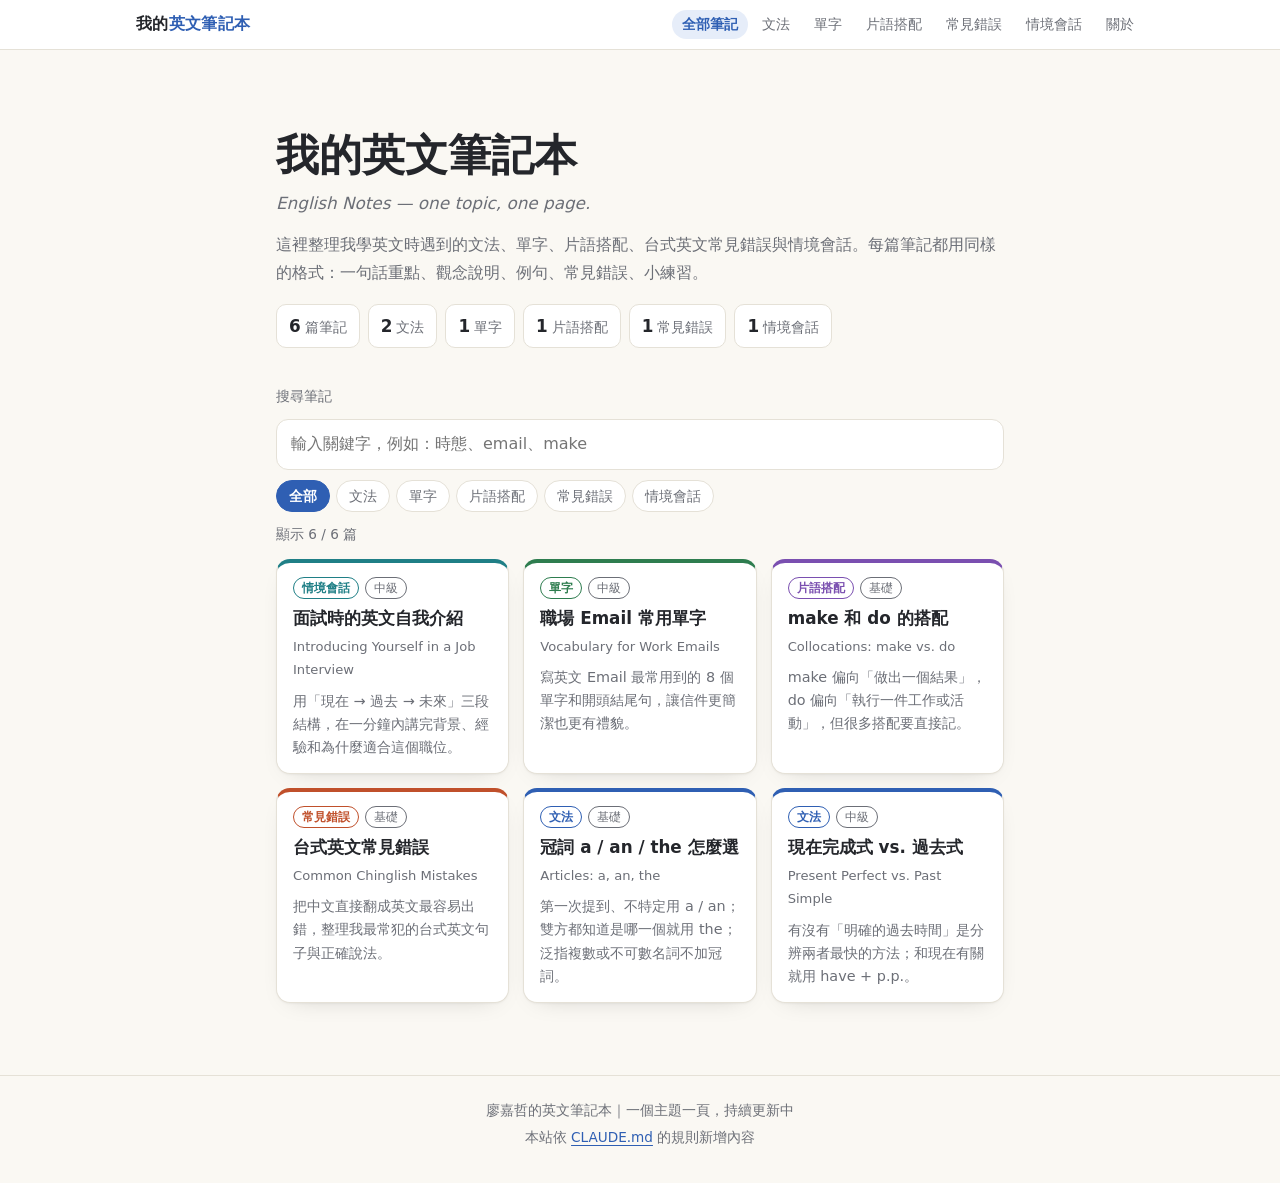
<file: index.html>
<!doctype html>
<html lang="zh-Hant">
<head>
  <meta charset="utf-8">
  <meta name="viewport" content="width=device-width, initial-scale=1">
  <title>英文筆記本</title>
  <meta name="description" content="整理文法、單字、片語搭配、台式英文常見錯誤與情境會話的英文筆記網站，一個主題一頁，依 CLAUDE.md 規則持續新增。">
  <link rel="stylesheet" href="assets/style.css">
</head>
<body data-page="home" data-root="">
  <header id="site-header"></header>

  <main>
    <section class="home-hero">
      <h1>我的英文筆記本</h1>
      <p class="en-title" lang="en">English Notes — one topic, one page.</p>
      <p>這裡整理我學英文時遇到的文法、單字、片語搭配、台式英文常見錯誤與情境會話。每篇筆記都用同樣的格式：一句話重點、觀念說明、例句、常見錯誤、小練習。</p>
      <ul class="stats" id="stats"></ul>
    </section>

    <div class="toolbar">
      <label for="search" class="result-count">搜尋筆記</label>
      <input id="search" class="search" type="search" placeholder="輸入關鍵字，例如：時態、email、make" autocomplete="off">
      <div class="filters" id="filters" role="group" aria-label="依分類篩選"></div>
      <p class="result-count" id="result-count" aria-live="polite"></p>
    </div>

    <div class="card-grid" id="note-cards">
      <noscript><p class="empty">請開啟 JavaScript 以顯示筆記列表。</p></noscript>
    </div>
  </main>

  <footer id="site-footer"></footer>
  <script src="data/notes.js"></script>
  <script src="assets/site.js"></script>
</body>
</html>
</file>
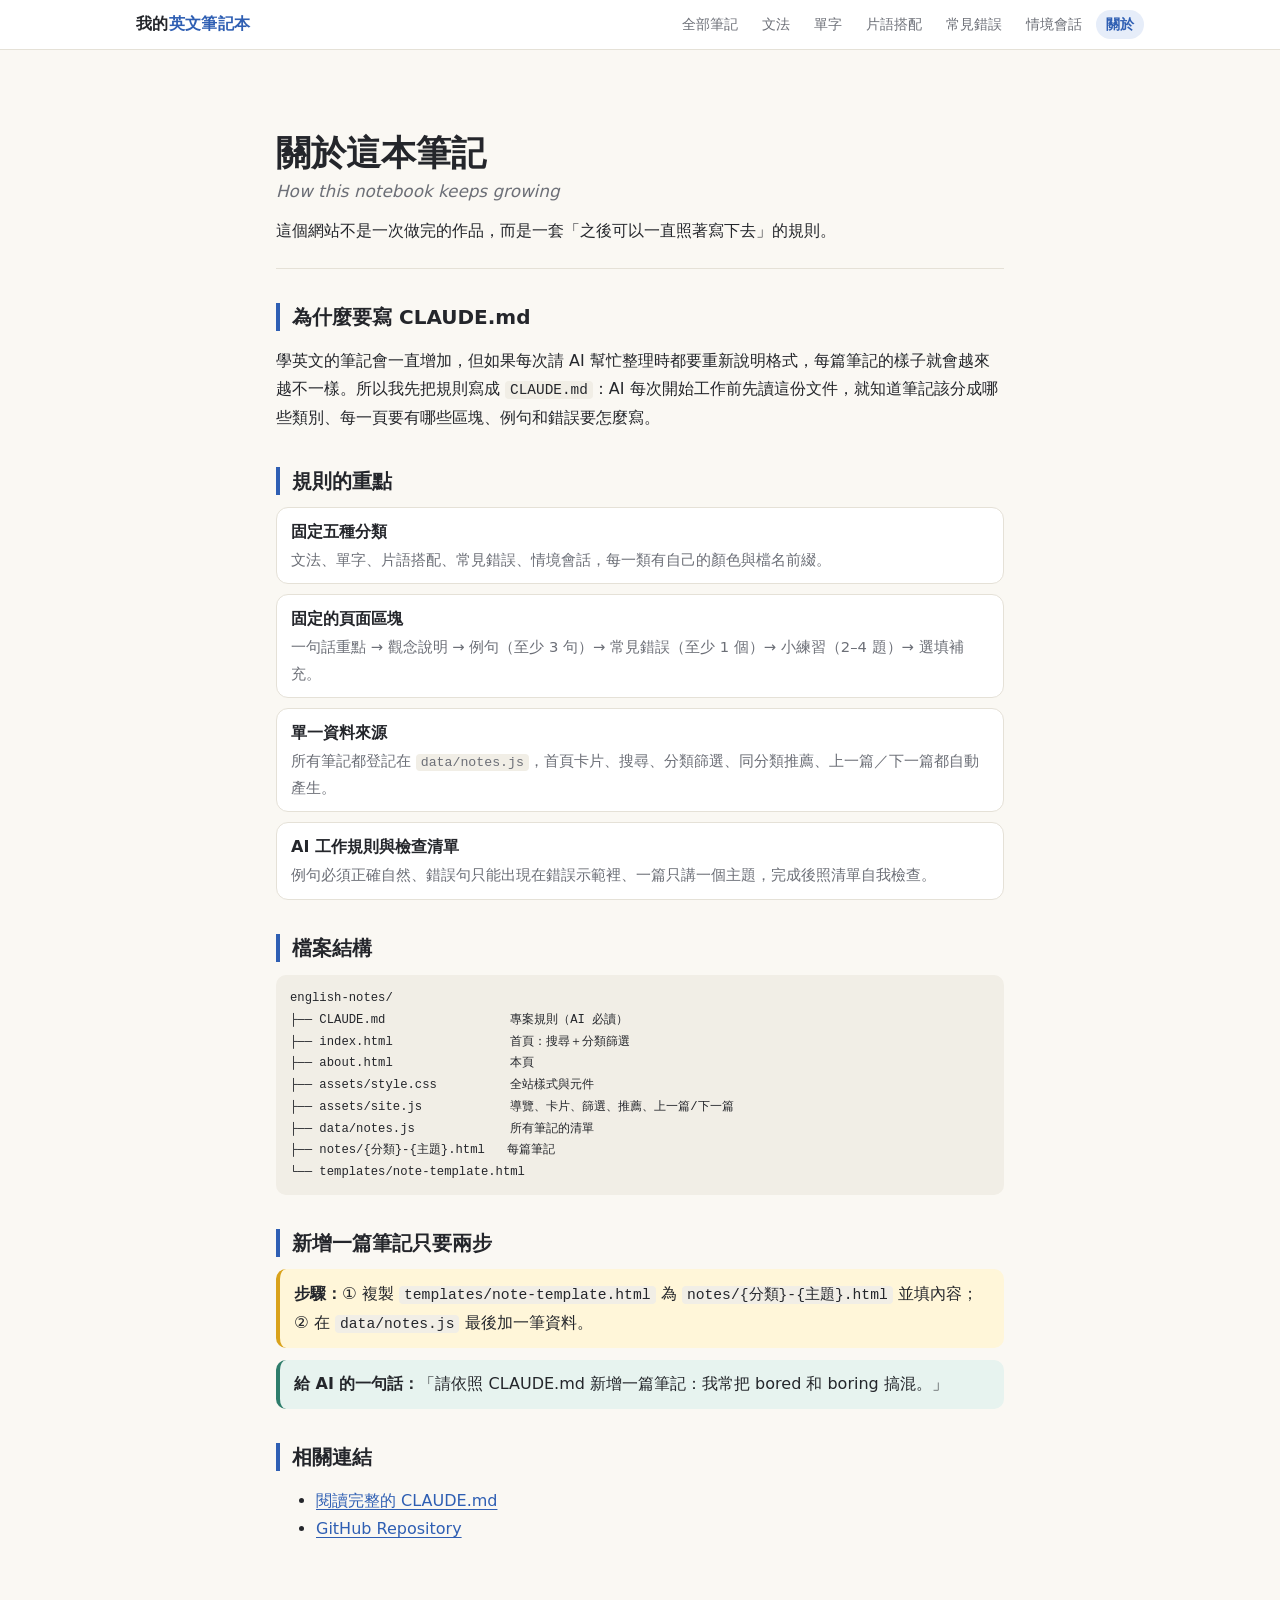
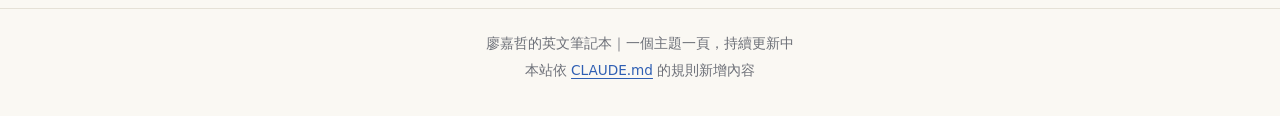
<file: about.html>
<!doctype html>
<html lang="zh-Hant">
<head>
  <meta charset="utf-8">
  <meta name="viewport" content="width=device-width, initial-scale=1">
  <title>關於本站｜英文筆記本</title>
  <meta name="description" content="說明這個英文筆記網站如何用 CLAUDE.md 規則，讓 AI 依同一套格式持續新增筆記。">
  <link rel="stylesheet" href="assets/style.css">
</head>
<body data-page="about" data-root="">
  <header id="site-header"></header>

  <main>
    <section class="note-hero">
      <h1>關於這本筆記</h1>
      <p class="en-title" lang="en">How this notebook keeps growing</p>
      <p class="summary">這個網站不是一次做完的作品，而是一套「之後可以一直照著寫下去」的規則。</p>
    </section>

    <section id="why">
      <h2>為什麼要寫 CLAUDE.md</h2>
      <p>學英文的筆記會一直增加，但如果每次請 AI 幫忙整理時都要重新說明格式，每篇筆記的樣子就會越來越不一樣。所以我先把規則寫成 <code>CLAUDE.md</code>：AI 每次開始工作前先讀這份文件，就知道筆記該分成哪些類別、每一頁要有哪些區塊、例句和錯誤要怎麼寫。</p>
    </section>

    <section id="rules">
      <h2>規則的重點</h2>
      <div class="example">
        <p><strong>固定五種分類</strong></p>
        <p class="zh">文法、單字、片語搭配、常見錯誤、情境會話，每一類有自己的顏色與檔名前綴。</p>
      </div>
      <div class="example">
        <p><strong>固定的頁面區塊</strong></p>
        <p class="zh">一句話重點 → 觀念說明 → 例句（至少 3 句）→ 常見錯誤（至少 1 個）→ 小練習（2–4 題）→ 選填補充。</p>
      </div>
      <div class="example">
        <p><strong>單一資料來源</strong></p>
        <p class="zh">所有筆記都登記在 <code>data/notes.js</code>，首頁卡片、搜尋、分類篩選、同分類推薦、上一篇／下一篇都自動產生。</p>
      </div>
      <div class="example">
        <p><strong>AI 工作規則與檢查清單</strong></p>
        <p class="zh">例句必須正確自然、錯誤句只能出現在錯誤示範裡、一篇只講一個主題，完成後照清單自我檢查。</p>
      </div>
    </section>

    <section id="structure">
      <h2>檔案結構</h2>
<pre><code>english-notes/
├── CLAUDE.md                 專案規則（AI 必讀）
├── index.html                首頁：搜尋＋分類篩選
├── about.html                本頁
├── assets/style.css          全站樣式與元件
├── assets/site.js            導覽、卡片、篩選、推薦、上一篇/下一篇
├── data/notes.js             所有筆記的清單
├── notes/{分類}-{主題}.html   每篇筆記
└── templates/note-template.html</code></pre>
    </section>

    <section id="add">
      <h2>新增一篇筆記只要兩步</h2>
      <div class="callout key"><strong>步驟：</strong>① 複製 <code>templates/note-template.html</code> 為 <code>notes/{分類}-{主題}.html</code> 並填內容；② 在 <code>data/notes.js</code> 最後加一筆資料。</div>
      <div class="callout tip"><strong>給 AI 的一句話：</strong>「請依照 CLAUDE.md 新增一篇筆記：我常把 bored 和 boring 搞混。」</div>
    </section>

    <section id="links">
      <h2>相關連結</h2>
      <ul>
        <li><a href="https://github.com/p16141134-beep/english-notes/blob/main/CLAUDE.md">閱讀完整的 CLAUDE.md</a></li>
        <li><a href="https://github.com/p16141134-beep/english-notes">GitHub Repository</a></li>
      </ul>
    </section>
  </main>

  <footer id="site-footer"></footer>
  <script src="data/notes.js"></script>
  <script src="assets/site.js"></script>
</body>
</html>
</file>
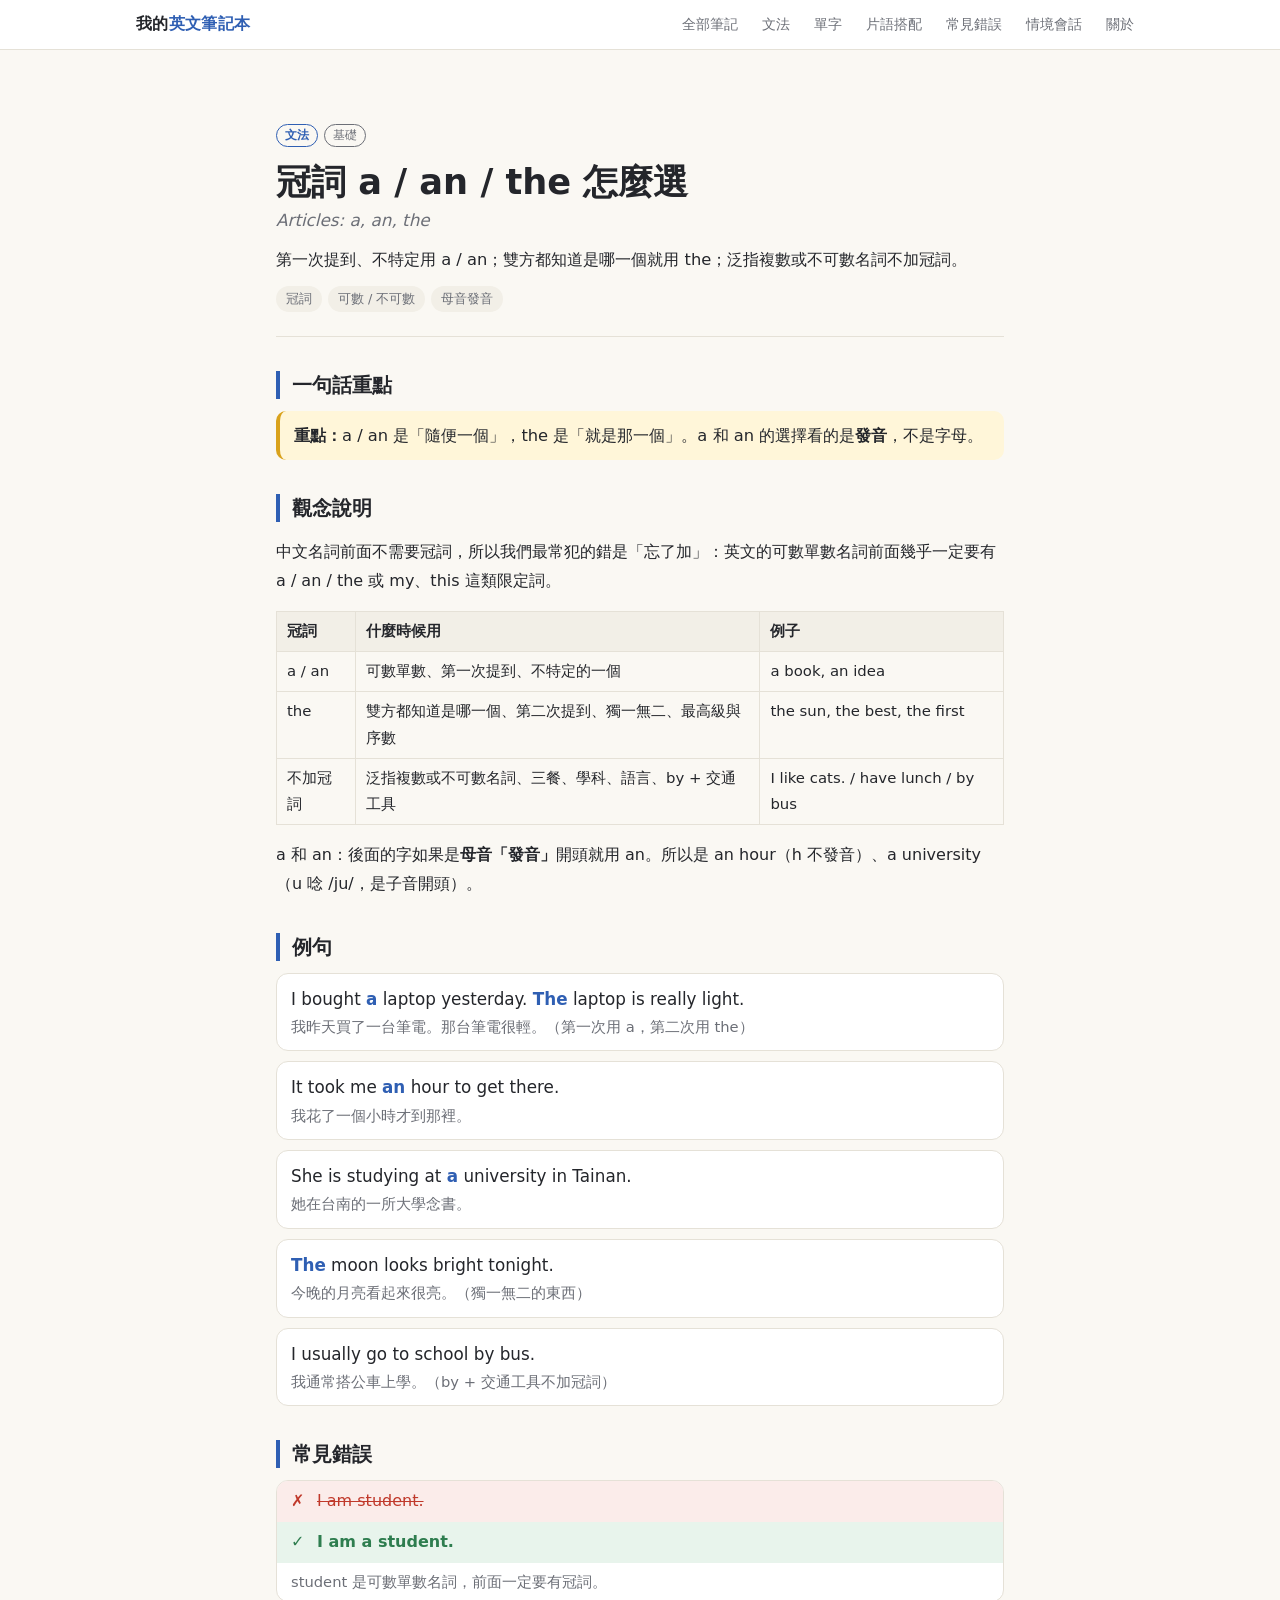
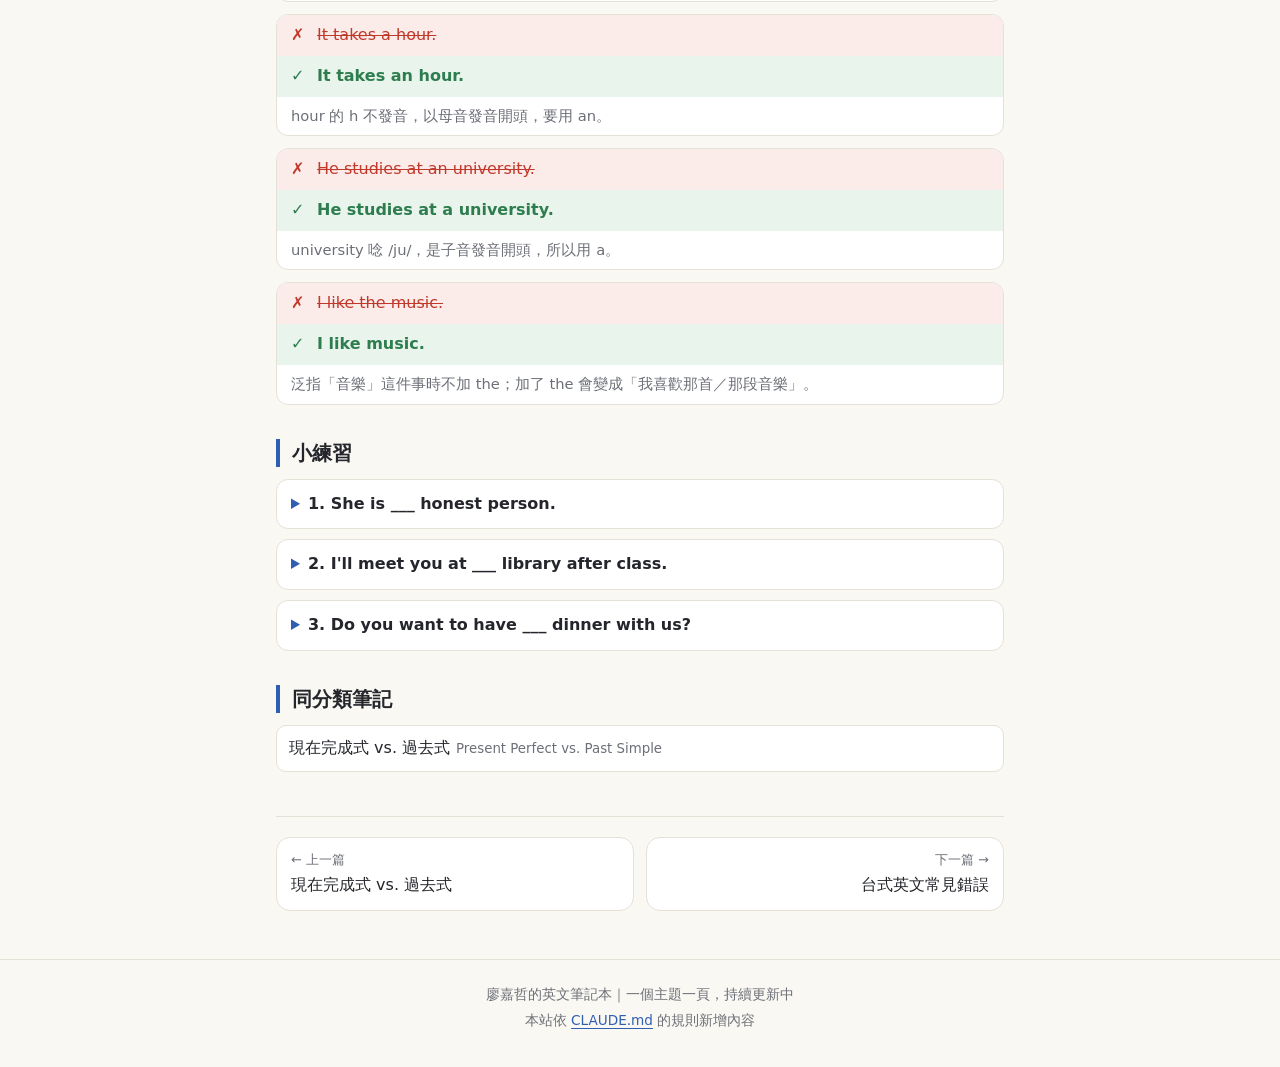
<file: notes/grammar-articles.html>
<!doctype html>
<html lang="zh-Hant">
<head>
  <meta charset="utf-8">
  <meta name="viewport" content="width=device-width, initial-scale=1">
  <title>冠詞 a / an / the 怎麼選｜英文筆記本</title>
  <meta name="description" content="第一次提到、不特定用 a / an；雙方都知道是哪一個就用 the；泛指複數或不可數名詞不加冠詞。">
  <link rel="stylesheet" href="../assets/style.css">
</head>
<body data-note="grammar-articles" data-root="../">
  <header id="site-header"></header>

  <main>
    <section class="note-hero">
      <span id="note-badges"></span>
      <h1>冠詞 a / an / the 怎麼選</h1>
      <p class="en-title" lang="en">Articles: a, an, the</p>
      <p class="summary">第一次提到、不特定用 a / an；雙方都知道是哪一個就用 the；泛指複數或不可數名詞不加冠詞。</p>
      <ul class="tags"><li>冠詞</li><li>可數 / 不可數</li><li>母音發音</li></ul>
    </section>

    <section id="point">
      <h2>一句話重點</h2>
      <div class="callout key"><strong>重點：</strong>a / an 是「隨便一個」，the 是「就是那一個」。a 和 an 的選擇看的是<strong>發音</strong>，不是字母。</div>
    </section>

    <section id="explain">
      <h2>觀念說明</h2>
      <p>中文名詞前面不需要冠詞，所以我們最常犯的錯是「忘了加」：英文的可數單數名詞前面幾乎一定要有 a / an / the 或 my、this 這類限定詞。</p>
      <table class="simple-table">
        <thead><tr><th>冠詞</th><th>什麼時候用</th><th>例子</th></tr></thead>
        <tbody>
          <tr><td lang="en">a / an</td><td>可數單數、第一次提到、不特定的一個</td><td lang="en">a book, an idea</td></tr>
          <tr><td lang="en">the</td><td>雙方都知道是哪一個、第二次提到、獨一無二、最高級與序數</td><td lang="en">the sun, the best, the first</td></tr>
          <tr><td>不加冠詞</td><td>泛指複數或不可數名詞、三餐、學科、語言、by + 交通工具</td><td lang="en">I like cats. / have lunch / by bus</td></tr>
        </tbody>
      </table>
      <p>a 和 an：後面的字如果是<strong>母音「發音」</strong>開頭就用 an。所以是 <span lang="en">an hour</span>（h 不發音）、<span lang="en">a university</span>（u 唸 /ju/，是子音開頭）。</p>
    </section>

    <section id="examples">
      <h2>例句</h2>
      <div class="example">
        <p class="en" lang="en">I bought <b>a</b> laptop yesterday. <b>The</b> laptop is really light.</p>
        <p class="zh">我昨天買了一台筆電。那台筆電很輕。（第一次用 a，第二次用 the）</p>
      </div>
      <div class="example">
        <p class="en" lang="en">It took me <b>an</b> hour to get there.</p>
        <p class="zh">我花了一個小時才到那裡。</p>
      </div>
      <div class="example">
        <p class="en" lang="en">She is studying at <b>a</b> university in Tainan.</p>
        <p class="zh">她在台南的一所大學念書。</p>
      </div>
      <div class="example">
        <p class="en" lang="en"><b>The</b> moon looks bright tonight.</p>
        <p class="zh">今晚的月亮看起來很亮。（獨一無二的東西）</p>
      </div>
      <div class="example">
        <p class="en" lang="en">I usually go to school by bus.</p>
        <p class="zh">我通常搭公車上學。（by + 交通工具不加冠詞）</p>
      </div>
    </section>

    <section id="mistakes">
      <h2>常見錯誤</h2>
      <div class="mistake">
        <p class="wrong" lang="en">I am student.</p>
        <p class="right" lang="en">I am a student.</p>
        <p class="why">student 是可數單數名詞，前面一定要有冠詞。</p>
      </div>
      <div class="mistake">
        <p class="wrong" lang="en">It takes a hour.</p>
        <p class="right" lang="en">It takes an hour.</p>
        <p class="why">hour 的 h 不發音，以母音發音開頭，要用 an。</p>
      </div>
      <div class="mistake">
        <p class="wrong" lang="en">He studies at an university.</p>
        <p class="right" lang="en">He studies at a university.</p>
        <p class="why">university 唸 /ju/，是子音發音開頭，所以用 a。</p>
      </div>
      <div class="mistake">
        <p class="wrong" lang="en">I like the music.</p>
        <p class="right" lang="en">I like music.</p>
        <p class="why">泛指「音樂」這件事時不加 the；加了 the 會變成「我喜歡那首／那段音樂」。</p>
      </div>
    </section>

    <section id="practice">
      <h2>小練習</h2>
      <details class="quiz">
        <summary lang="en">1. She is ___ honest person.</summary>
        <p class="answer"><b lang="en">an</b>：honest 的 h 不發音，以母音發音開頭。</p>
      </details>
      <details class="quiz">
        <summary lang="en">2. I'll meet you at ___ library after class.</summary>
        <p class="answer"><b lang="en">the</b>：說話雙方都知道是哪一間圖書館。</p>
      </details>
      <details class="quiz">
        <summary lang="en">3. Do you want to have ___ dinner with us?</summary>
        <p class="answer"><b lang="en">（不加）</b>：三餐前面通常不加冠詞。</p>
      </details>
    </section>

    <section id="related"></section>
    <nav id="pager" aria-label="上一篇與下一篇"></nav>
  </main>

  <footer id="site-footer"></footer>
  <script src="../data/notes.js"></script>
  <script src="../assets/site.js"></script>
</body>
</html>
</file>
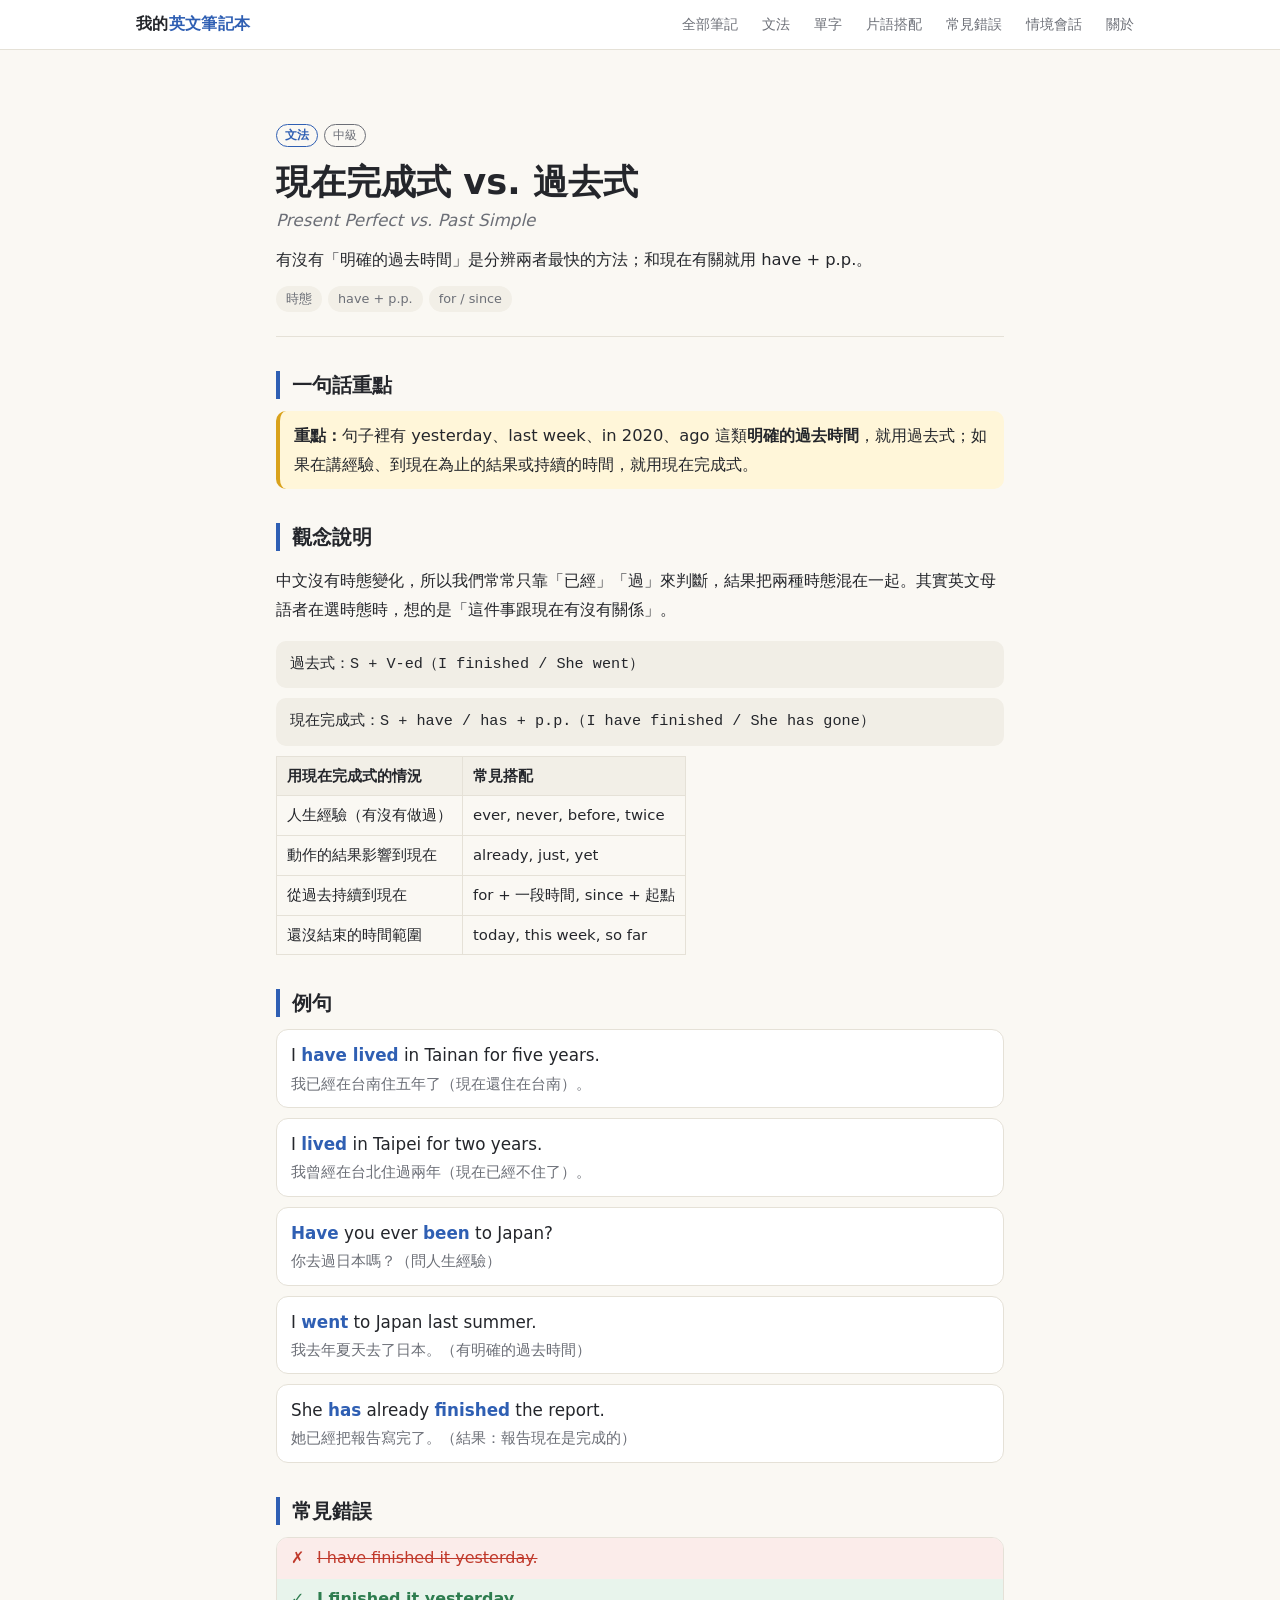
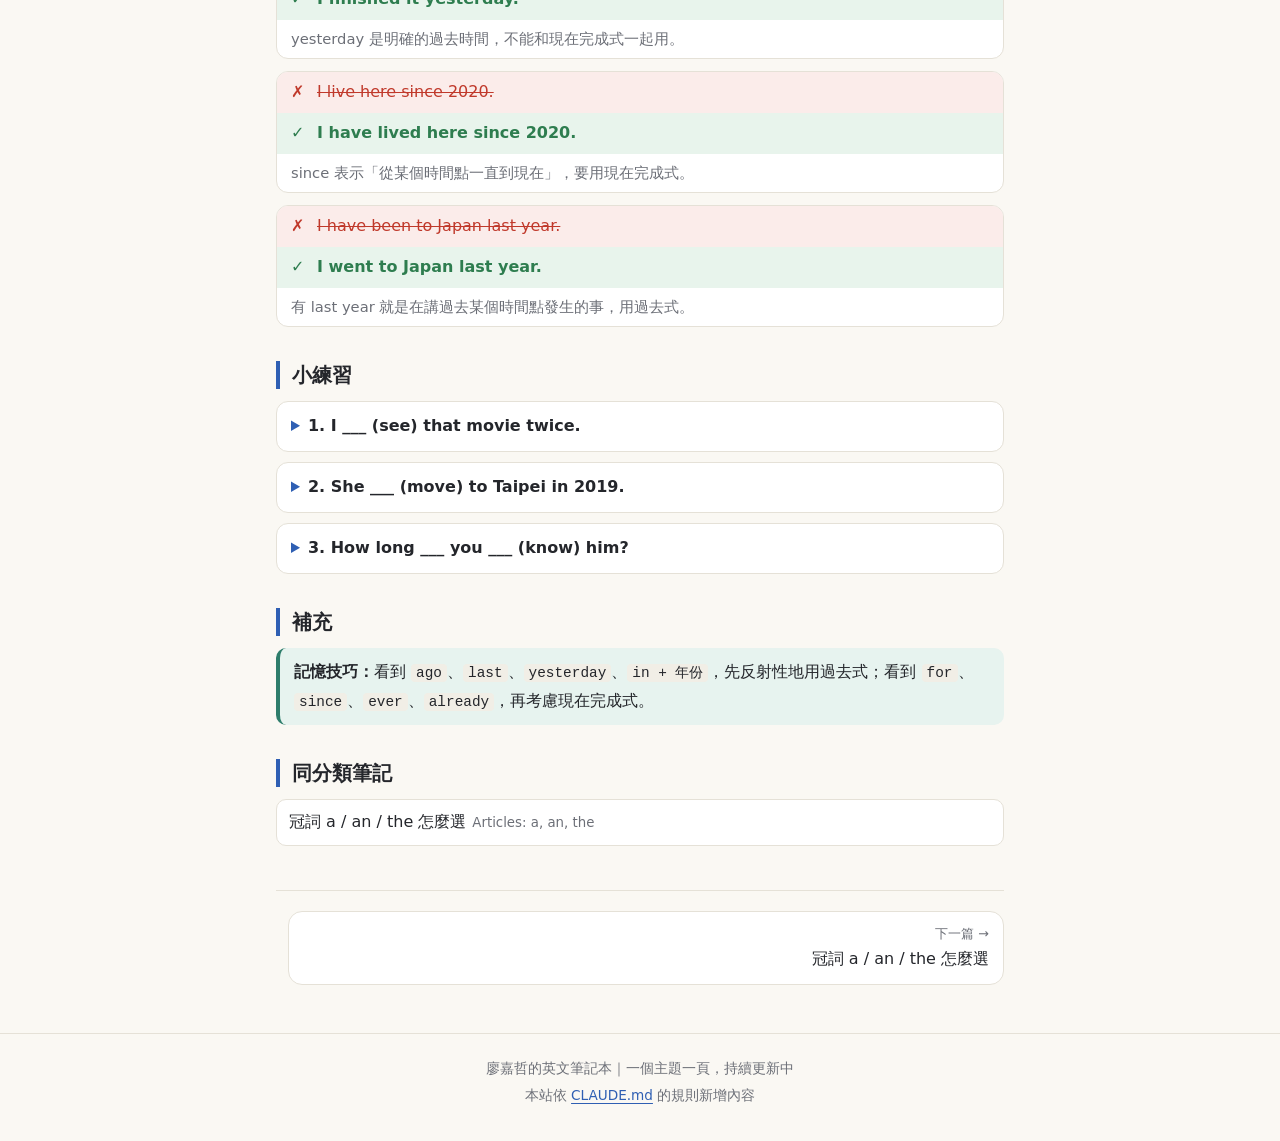
<file: notes/grammar-present-perfect.html>
<!doctype html>
<html lang="zh-Hant">
<head>
  <meta charset="utf-8">
  <meta name="viewport" content="width=device-width, initial-scale=1">
  <title>現在完成式 vs. 過去式｜英文筆記本</title>
  <meta name="description" content="有沒有「明確的過去時間」是分辨兩者最快的方法；和現在有關就用 have + p.p.。">
  <link rel="stylesheet" href="../assets/style.css">
</head>
<body data-note="grammar-present-perfect" data-root="../">
  <header id="site-header"></header>

  <main>
    <section class="note-hero">
      <span id="note-badges"></span>
      <h1>現在完成式 vs. 過去式</h1>
      <p class="en-title" lang="en">Present Perfect vs. Past Simple</p>
      <p class="summary">有沒有「明確的過去時間」是分辨兩者最快的方法；和現在有關就用 have + p.p.。</p>
      <ul class="tags"><li>時態</li><li>have + p.p.</li><li>for / since</li></ul>
    </section>

    <section id="point">
      <h2>一句話重點</h2>
      <div class="callout key"><strong>重點：</strong>句子裡有 yesterday、last week、in 2020、ago 這類<strong>明確的過去時間</strong>，就用過去式；如果在講經驗、到現在為止的結果或持續的時間，就用現在完成式。</div>
    </section>

    <section id="explain">
      <h2>觀念說明</h2>
      <p>中文沒有時態變化，所以我們常常只靠「已經」「過」來判斷，結果把兩種時態混在一起。其實英文母語者在選時態時，想的是「這件事跟現在有沒有關係」。</p>
      <p class="pattern" lang="en">過去式：S + V-ed（I finished / She went）</p>
      <p class="pattern" lang="en">現在完成式：S + have / has + p.p.（I have finished / She has gone）</p>
      <table class="simple-table">
        <thead><tr><th>用現在完成式的情況</th><th>常見搭配</th></tr></thead>
        <tbody>
          <tr><td>人生經驗（有沒有做過）</td><td lang="en">ever, never, before, twice</td></tr>
          <tr><td>動作的結果影響到現在</td><td lang="en">already, just, yet</td></tr>
          <tr><td>從過去持續到現在</td><td lang="en">for + 一段時間, since + 起點</td></tr>
          <tr><td>還沒結束的時間範圍</td><td lang="en">today, this week, so far</td></tr>
        </tbody>
      </table>
    </section>

    <section id="examples">
      <h2>例句</h2>
      <div class="example">
        <p class="en" lang="en">I <b>have lived</b> in Tainan for five years.</p>
        <p class="zh">我已經在台南住五年了（現在還住在台南）。</p>
      </div>
      <div class="example">
        <p class="en" lang="en">I <b>lived</b> in Taipei for two years.</p>
        <p class="zh">我曾經在台北住過兩年（現在已經不住了）。</p>
      </div>
      <div class="example">
        <p class="en" lang="en"><b>Have</b> you ever <b>been</b> to Japan?</p>
        <p class="zh">你去過日本嗎？（問人生經驗）</p>
      </div>
      <div class="example">
        <p class="en" lang="en">I <b>went</b> to Japan last summer.</p>
        <p class="zh">我去年夏天去了日本。（有明確的過去時間）</p>
      </div>
      <div class="example">
        <p class="en" lang="en">She <b>has</b> already <b>finished</b> the report.</p>
        <p class="zh">她已經把報告寫完了。（結果：報告現在是完成的）</p>
      </div>
    </section>

    <section id="mistakes">
      <h2>常見錯誤</h2>
      <div class="mistake">
        <p class="wrong" lang="en">I have finished it yesterday.</p>
        <p class="right" lang="en">I finished it yesterday.</p>
        <p class="why">yesterday 是明確的過去時間，不能和現在完成式一起用。</p>
      </div>
      <div class="mistake">
        <p class="wrong" lang="en">I live here since 2020.</p>
        <p class="right" lang="en">I have lived here since 2020.</p>
        <p class="why">since 表示「從某個時間點一直到現在」，要用現在完成式。</p>
      </div>
      <div class="mistake">
        <p class="wrong" lang="en">I have been to Japan last year.</p>
        <p class="right" lang="en">I went to Japan last year.</p>
        <p class="why">有 last year 就是在講過去某個時間點發生的事，用過去式。</p>
      </div>
    </section>

    <section id="practice">
      <h2>小練習</h2>
      <details class="quiz">
        <summary lang="en">1. I ___ (see) that movie twice.</summary>
        <p class="answer"><b lang="en">have seen</b>：講到目前為止的經驗次數，用現在完成式。</p>
      </details>
      <details class="quiz">
        <summary lang="en">2. She ___ (move) to Taipei in 2019.</summary>
        <p class="answer"><b lang="en">moved</b>：in 2019 是明確的過去時間，用過去式。</p>
      </details>
      <details class="quiz">
        <summary lang="en">3. How long ___ you ___ (know) him?</summary>
        <p class="answer"><b lang="en">have / known</b>：問「從認識到現在多久了」，用 How long have you + p.p.。</p>
      </details>
    </section>

    <section id="extra">
      <h2>補充</h2>
      <div class="callout tip"><strong>記憶技巧：</strong>看到 <code>ago</code>、<code>last</code>、<code>yesterday</code>、<code>in + 年份</code>，先反射性地用過去式；看到 <code>for</code>、<code>since</code>、<code>ever</code>、<code>already</code>，再考慮現在完成式。</div>
    </section>

    <section id="related"></section>
    <nav id="pager" aria-label="上一篇與下一篇"></nav>
  </main>

  <footer id="site-footer"></footer>
  <script src="../data/notes.js"></script>
  <script src="../assets/site.js"></script>
</body>
</html>
</file>
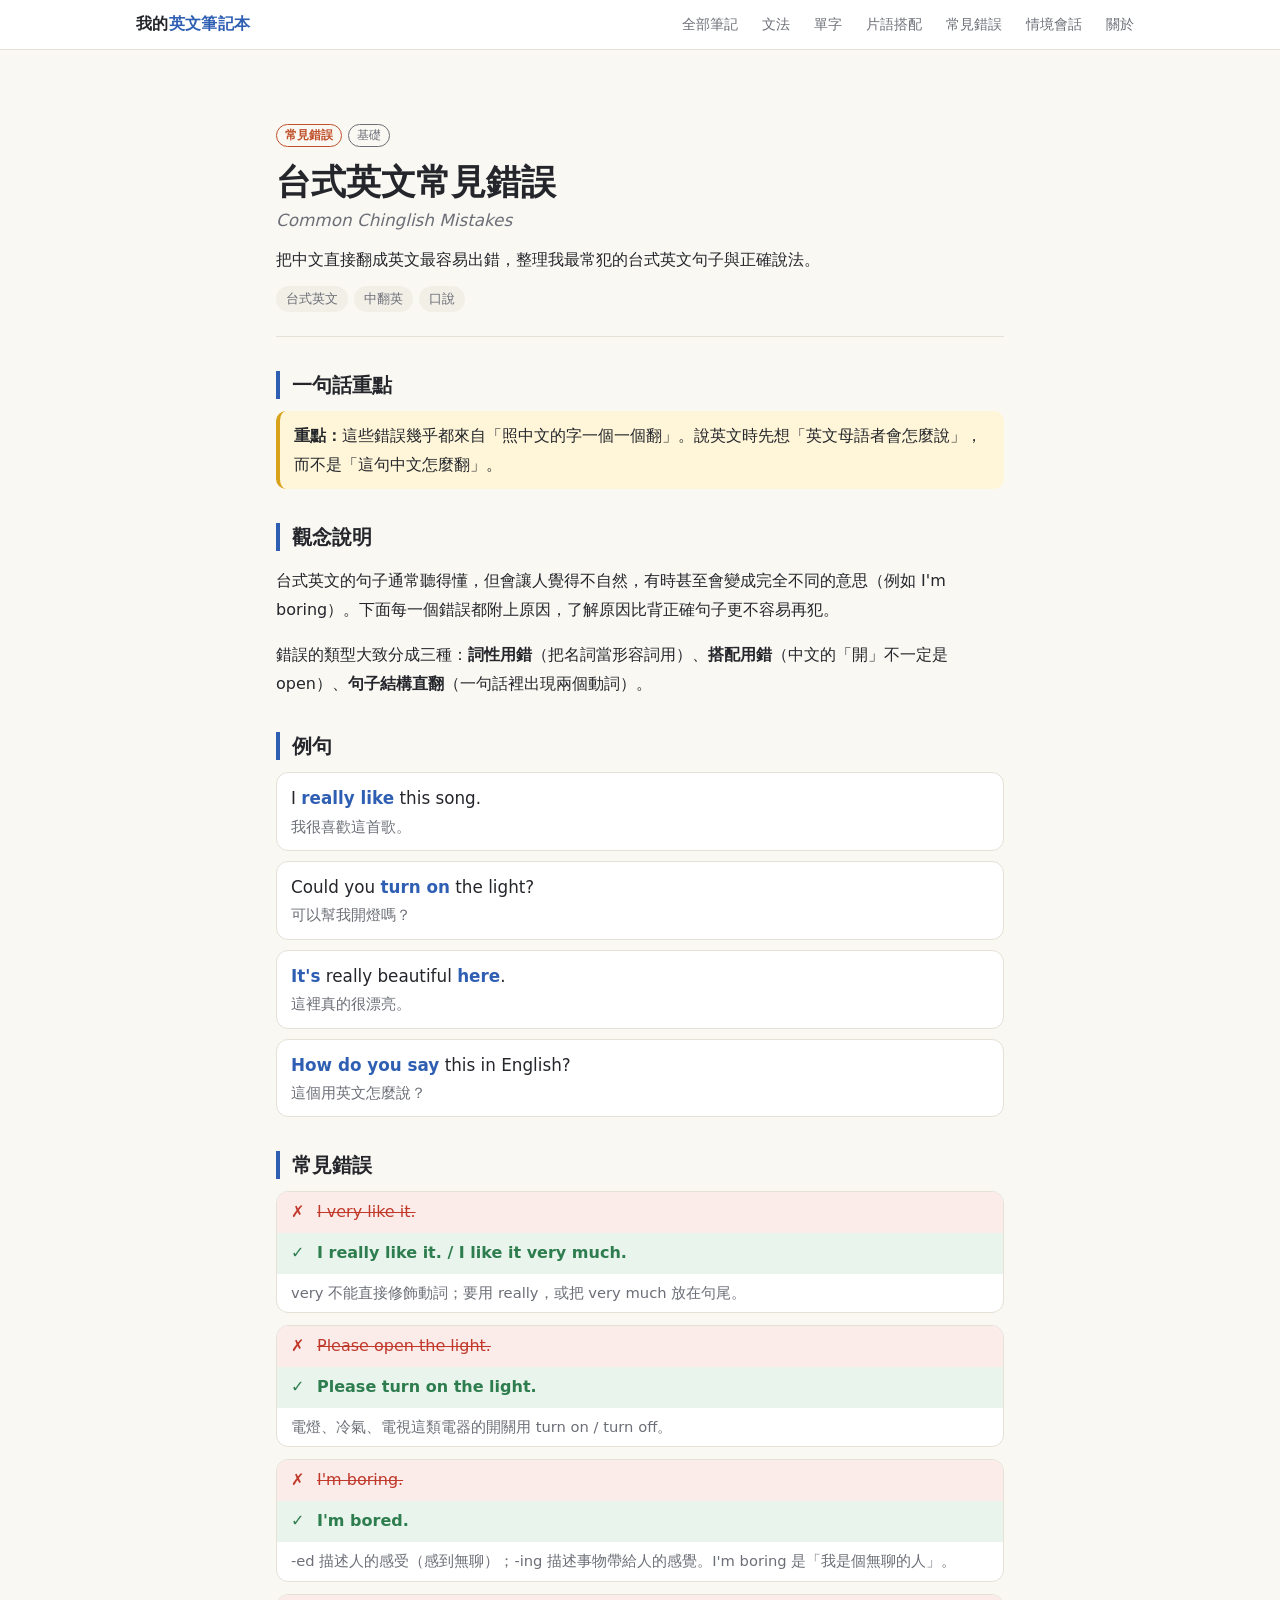
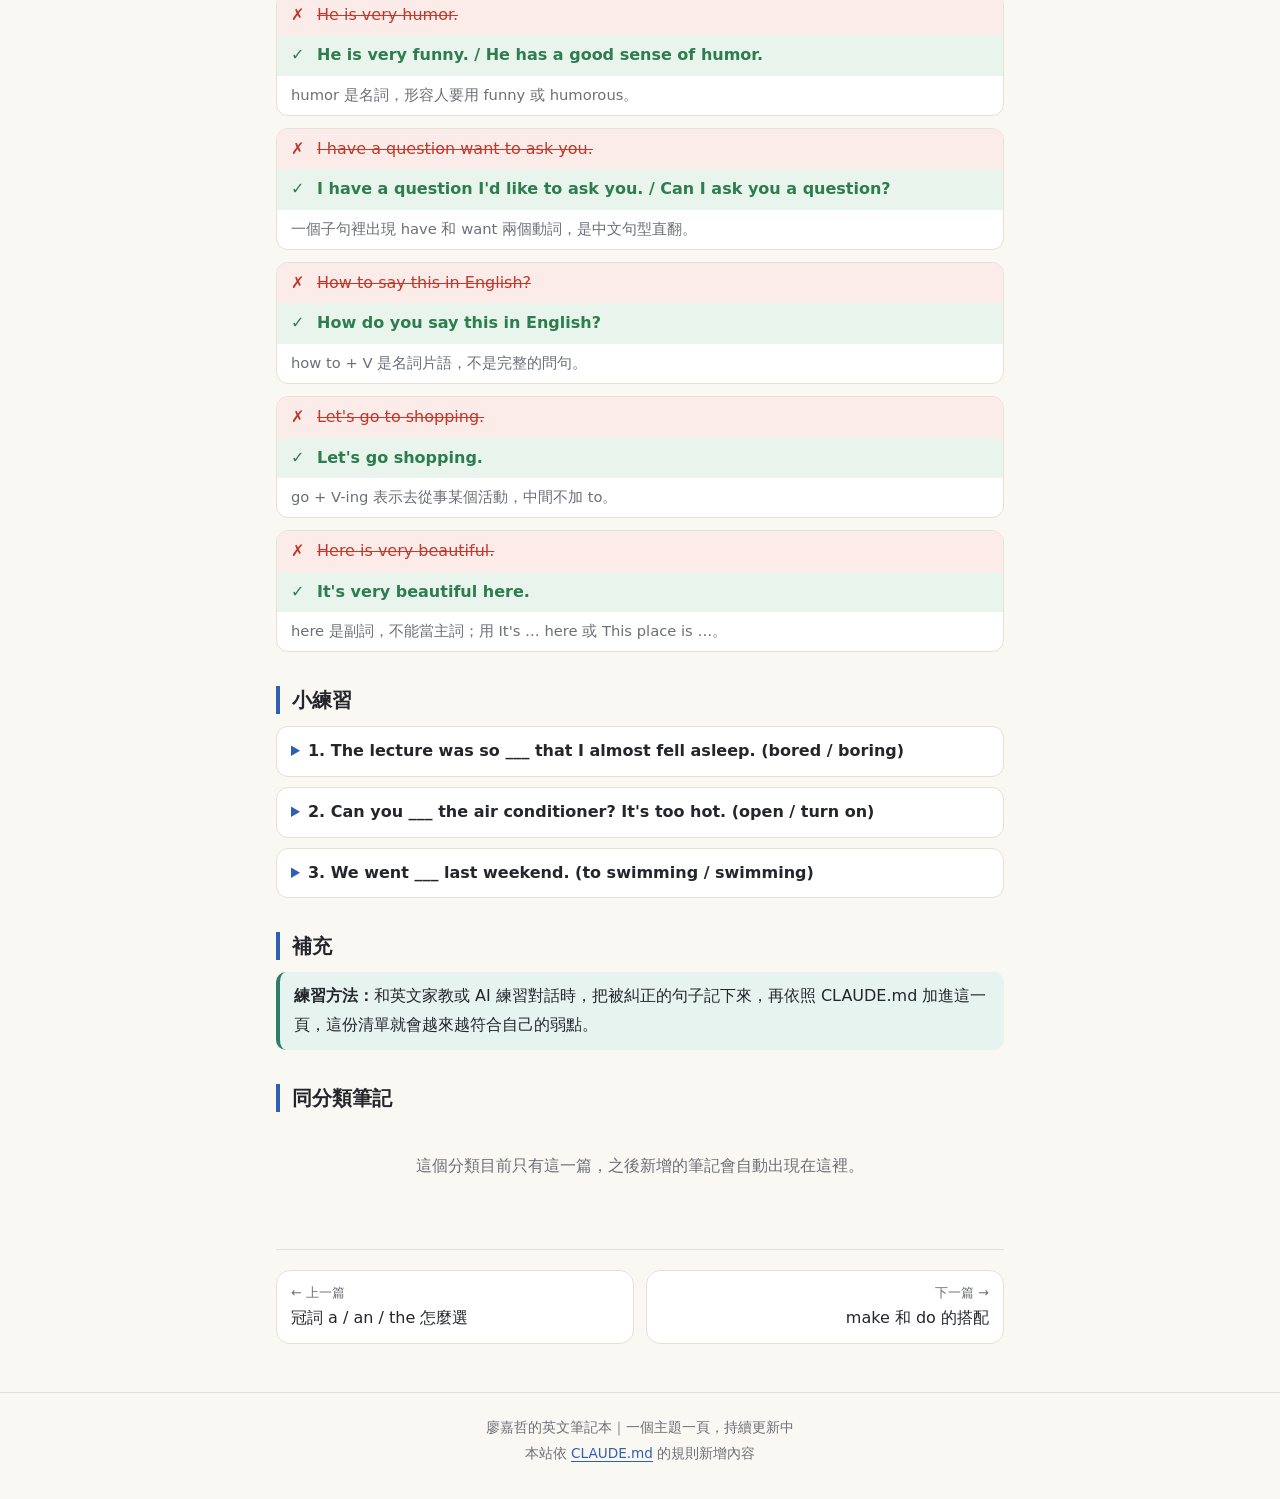
<file: notes/mistake-chinglish.html>
<!doctype html>
<html lang="zh-Hant">
<head>
  <meta charset="utf-8">
  <meta name="viewport" content="width=device-width, initial-scale=1">
  <title>台式英文常見錯誤｜英文筆記本</title>
  <meta name="description" content="把中文直接翻成英文最容易出錯，整理我最常犯的台式英文句子與正確說法。">
  <link rel="stylesheet" href="../assets/style.css">
</head>
<body data-note="mistake-chinglish" data-root="../">
  <header id="site-header"></header>

  <main>
    <section class="note-hero">
      <span id="note-badges"></span>
      <h1>台式英文常見錯誤</h1>
      <p class="en-title" lang="en">Common Chinglish Mistakes</p>
      <p class="summary">把中文直接翻成英文最容易出錯，整理我最常犯的台式英文句子與正確說法。</p>
      <ul class="tags"><li>台式英文</li><li>中翻英</li><li>口說</li></ul>
    </section>

    <section id="point">
      <h2>一句話重點</h2>
      <div class="callout key"><strong>重點：</strong>這些錯誤幾乎都來自「照中文的字一個一個翻」。說英文時先想「英文母語者會怎麼說」，而不是「這句中文怎麼翻」。</div>
    </section>

    <section id="explain">
      <h2>觀念說明</h2>
      <p>台式英文的句子通常聽得懂，但會讓人覺得不自然，有時甚至會變成完全不同的意思（例如 <span lang="en">I'm boring</span>）。下面每一個錯誤都附上原因，了解原因比背正確句子更不容易再犯。</p>
      <p>錯誤的類型大致分成三種：<strong>詞性用錯</strong>（把名詞當形容詞用）、<strong>搭配用錯</strong>（中文的「開」不一定是 open）、<strong>句子結構直翻</strong>（一句話裡出現兩個動詞）。</p>
    </section>

    <section id="examples">
      <h2>例句</h2>
      <div class="example">
        <p class="en" lang="en">I <b>really like</b> this song.</p>
        <p class="zh">我很喜歡這首歌。</p>
      </div>
      <div class="example">
        <p class="en" lang="en">Could you <b>turn on</b> the light?</p>
        <p class="zh">可以幫我開燈嗎？</p>
      </div>
      <div class="example">
        <p class="en" lang="en"><b>It's</b> really beautiful <b>here</b>.</p>
        <p class="zh">這裡真的很漂亮。</p>
      </div>
      <div class="example">
        <p class="en" lang="en"><b>How do you say</b> this in English?</p>
        <p class="zh">這個用英文怎麼說？</p>
      </div>
    </section>

    <section id="mistakes">
      <h2>常見錯誤</h2>
      <div class="mistake">
        <p class="wrong" lang="en">I very like it.</p>
        <p class="right" lang="en">I really like it. / I like it very much.</p>
        <p class="why">very 不能直接修飾動詞；要用 really，或把 very much 放在句尾。</p>
      </div>
      <div class="mistake">
        <p class="wrong" lang="en">Please open the light.</p>
        <p class="right" lang="en">Please turn on the light.</p>
        <p class="why">電燈、冷氣、電視這類電器的開關用 turn on / turn off。</p>
      </div>
      <div class="mistake">
        <p class="wrong" lang="en">I'm boring.</p>
        <p class="right" lang="en">I'm bored.</p>
        <p class="why">-ed 描述人的感受（感到無聊）；-ing 描述事物帶給人的感覺。I'm boring 是「我是個無聊的人」。</p>
      </div>
      <div class="mistake">
        <p class="wrong" lang="en">He is very humor.</p>
        <p class="right" lang="en">He is very funny. / He has a good sense of humor.</p>
        <p class="why">humor 是名詞，形容人要用 funny 或 humorous。</p>
      </div>
      <div class="mistake">
        <p class="wrong" lang="en">I have a question want to ask you.</p>
        <p class="right" lang="en">I have a question I'd like to ask you. / Can I ask you a question?</p>
        <p class="why">一個子句裡出現 have 和 want 兩個動詞，是中文句型直翻。</p>
      </div>
      <div class="mistake">
        <p class="wrong" lang="en">How to say this in English?</p>
        <p class="right" lang="en">How do you say this in English?</p>
        <p class="why">how to + V 是名詞片語，不是完整的問句。</p>
      </div>
      <div class="mistake">
        <p class="wrong" lang="en">Let's go to shopping.</p>
        <p class="right" lang="en">Let's go shopping.</p>
        <p class="why">go + V-ing 表示去從事某個活動，中間不加 to。</p>
      </div>
      <div class="mistake">
        <p class="wrong" lang="en">Here is very beautiful.</p>
        <p class="right" lang="en">It's very beautiful here.</p>
        <p class="why">here 是副詞，不能當主詞；用 It's … here 或 This place is …。</p>
      </div>
    </section>

    <section id="practice">
      <h2>小練習</h2>
      <details class="quiz">
        <summary lang="en">1. The lecture was so ___ that I almost fell asleep. (bored / boring)</summary>
        <p class="answer"><b lang="en">boring</b>：演講「令人感到無聊」，描述事物用 -ing。</p>
      </details>
      <details class="quiz">
        <summary lang="en">2. Can you ___ the air conditioner? It's too hot. (open / turn on)</summary>
        <p class="answer"><b lang="en">turn on</b>：電器的開關用 turn on。</p>
      </details>
      <details class="quiz">
        <summary lang="en">3. We went ___ last weekend. (to swimming / swimming)</summary>
        <p class="answer"><b lang="en">swimming</b>：go + V-ing，不加 to。</p>
      </details>
    </section>

    <section id="extra">
      <h2>補充</h2>
      <div class="callout tip"><strong>練習方法：</strong>和英文家教或 AI 練習對話時，把被糾正的句子記下來，再依照 CLAUDE.md 加進這一頁，這份清單就會越來越符合自己的弱點。</div>
    </section>

    <section id="related"></section>
    <nav id="pager" aria-label="上一篇與下一篇"></nav>
  </main>

  <footer id="site-footer"></footer>
  <script src="../data/notes.js"></script>
  <script src="../assets/site.js"></script>
</body>
</html>
</file>
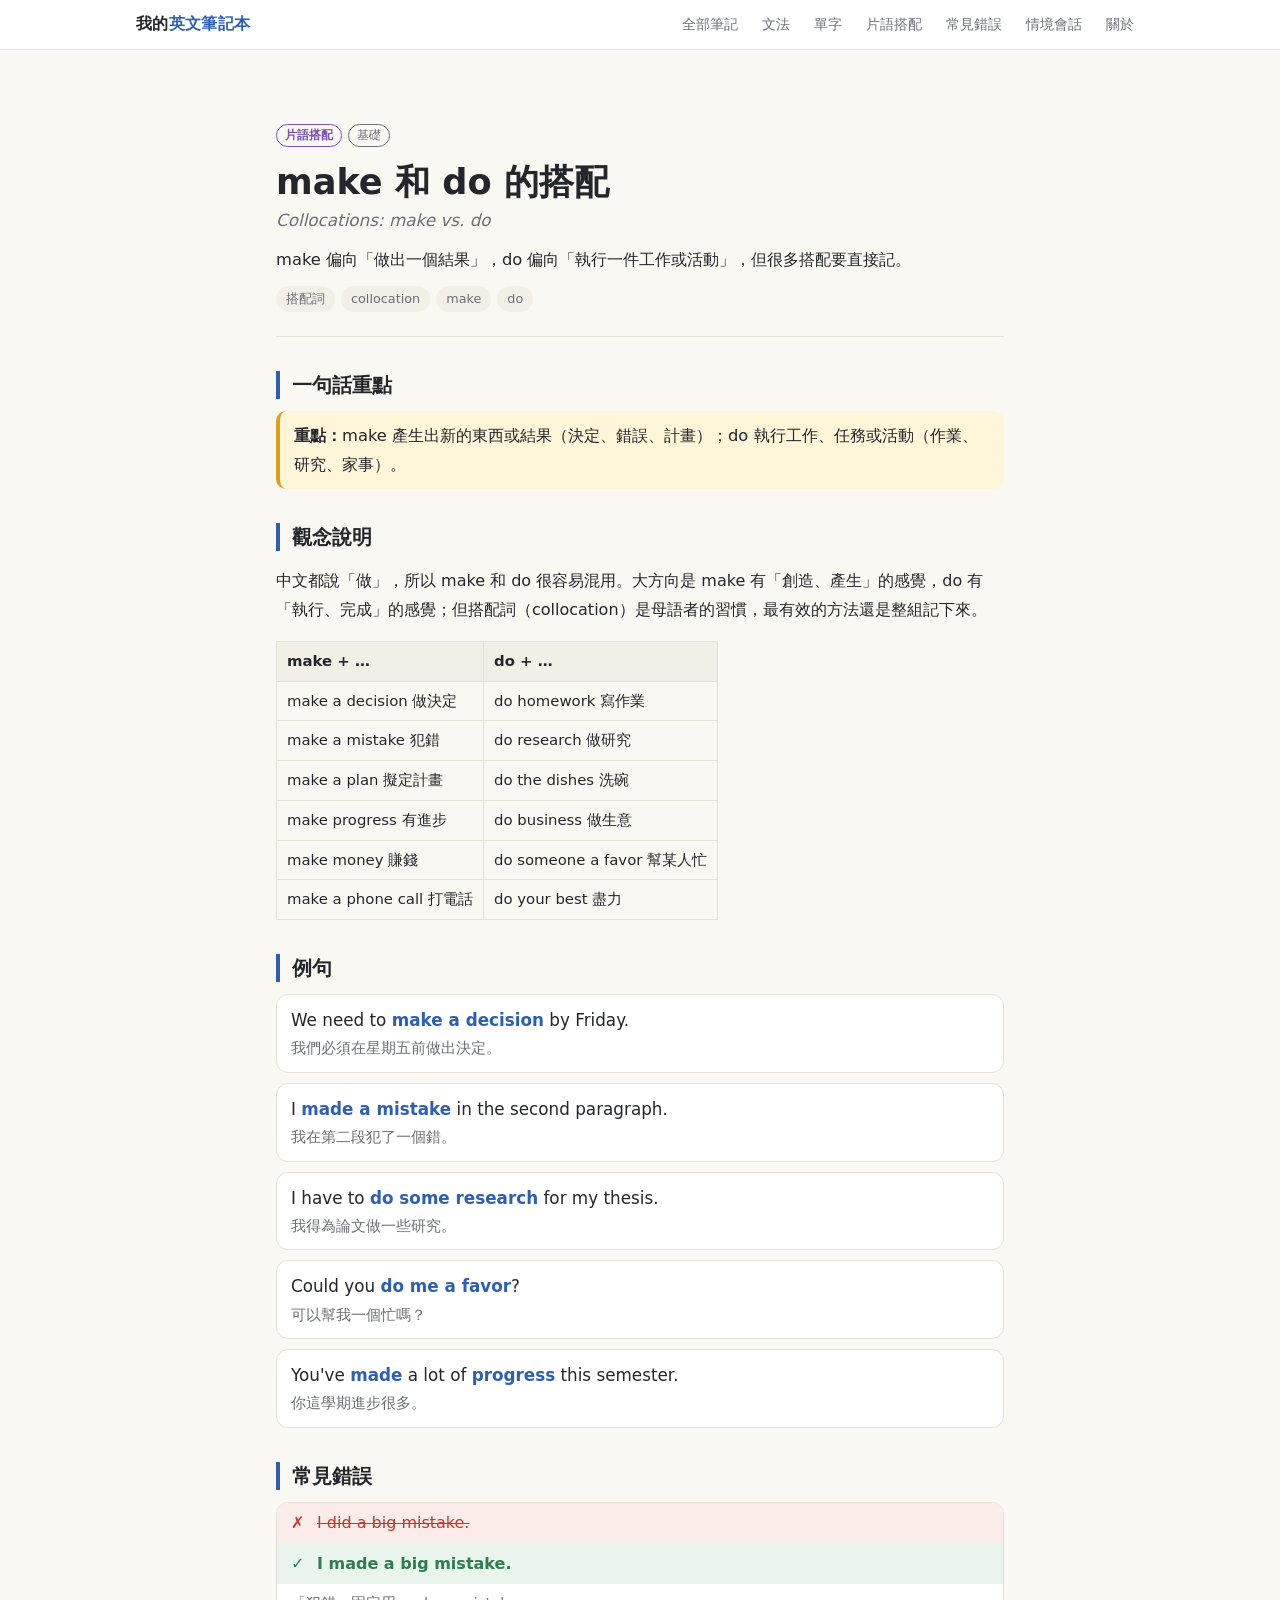
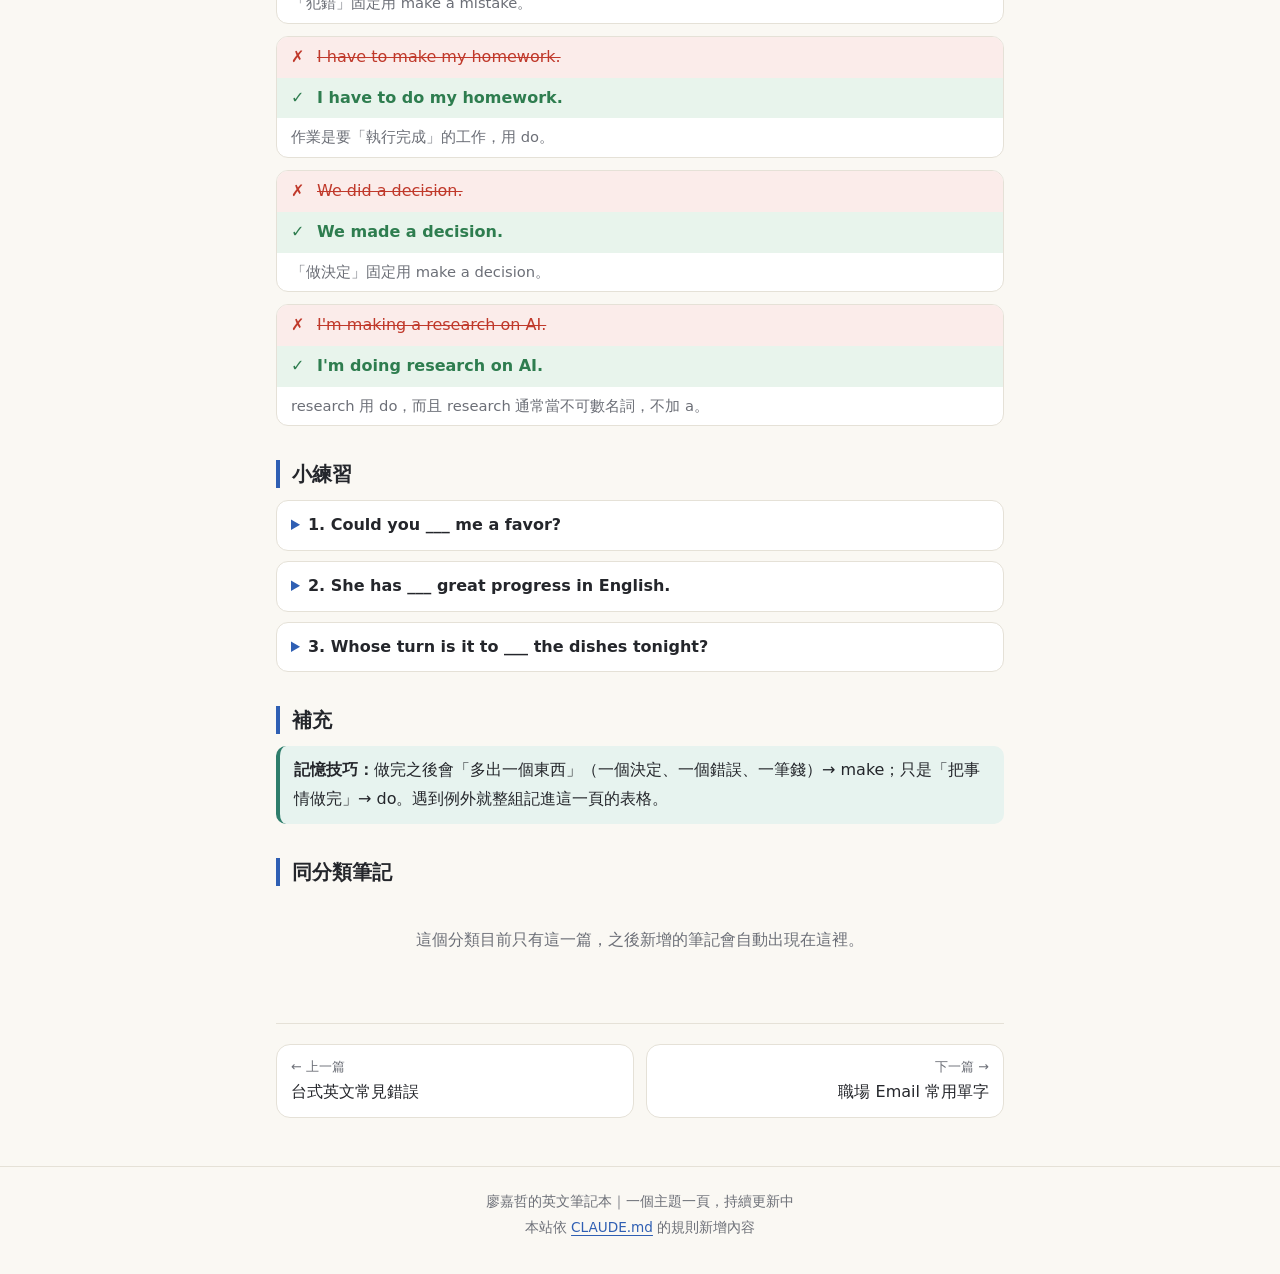
<file: notes/phrase-make-vs-do.html>
<!doctype html>
<html lang="zh-Hant">
<head>
  <meta charset="utf-8">
  <meta name="viewport" content="width=device-width, initial-scale=1">
  <title>make 和 do 的搭配｜英文筆記本</title>
  <meta name="description" content="make 偏向「做出一個結果」，do 偏向「執行一件工作或活動」，但很多搭配要直接記。">
  <link rel="stylesheet" href="../assets/style.css">
</head>
<body data-note="phrase-make-vs-do" data-root="../">
  <header id="site-header"></header>

  <main>
    <section class="note-hero">
      <span id="note-badges"></span>
      <h1>make 和 do 的搭配</h1>
      <p class="en-title" lang="en">Collocations: make vs. do</p>
      <p class="summary">make 偏向「做出一個結果」，do 偏向「執行一件工作或活動」，但很多搭配要直接記。</p>
      <ul class="tags"><li>搭配詞</li><li>collocation</li><li>make</li><li>do</li></ul>
    </section>

    <section id="point">
      <h2>一句話重點</h2>
      <div class="callout key"><strong>重點：</strong><span lang="en">make</span> 產生出新的東西或結果（決定、錯誤、計畫）；<span lang="en">do</span> 執行工作、任務或活動（作業、研究、家事）。</div>
    </section>

    <section id="explain">
      <h2>觀念說明</h2>
      <p>中文都說「做」，所以 make 和 do 很容易混用。大方向是 make 有「創造、產生」的感覺，do 有「執行、完成」的感覺；但搭配詞（collocation）是母語者的習慣，最有效的方法還是整組記下來。</p>
      <table class="simple-table">
        <thead><tr><th lang="en">make + …</th><th lang="en">do + …</th></tr></thead>
        <tbody>
          <tr><td lang="en">make a decision 做決定</td><td lang="en">do homework 寫作業</td></tr>
          <tr><td lang="en">make a mistake 犯錯</td><td lang="en">do research 做研究</td></tr>
          <tr><td lang="en">make a plan 擬定計畫</td><td lang="en">do the dishes 洗碗</td></tr>
          <tr><td lang="en">make progress 有進步</td><td lang="en">do business 做生意</td></tr>
          <tr><td lang="en">make money 賺錢</td><td lang="en">do someone a favor 幫某人忙</td></tr>
          <tr><td lang="en">make a phone call 打電話</td><td lang="en">do your best 盡力</td></tr>
        </tbody>
      </table>
    </section>

    <section id="examples">
      <h2>例句</h2>
      <div class="example">
        <p class="en" lang="en">We need to <b>make a decision</b> by Friday.</p>
        <p class="zh">我們必須在星期五前做出決定。</p>
      </div>
      <div class="example">
        <p class="en" lang="en">I <b>made a mistake</b> in the second paragraph.</p>
        <p class="zh">我在第二段犯了一個錯。</p>
      </div>
      <div class="example">
        <p class="en" lang="en">I have to <b>do some research</b> for my thesis.</p>
        <p class="zh">我得為論文做一些研究。</p>
      </div>
      <div class="example">
        <p class="en" lang="en">Could you <b>do me a favor</b>?</p>
        <p class="zh">可以幫我一個忙嗎？</p>
      </div>
      <div class="example">
        <p class="en" lang="en">You've <b>made</b> a lot of <b>progress</b> this semester.</p>
        <p class="zh">你這學期進步很多。</p>
      </div>
    </section>

    <section id="mistakes">
      <h2>常見錯誤</h2>
      <div class="mistake">
        <p class="wrong" lang="en">I did a big mistake.</p>
        <p class="right" lang="en">I made a big mistake.</p>
        <p class="why">「犯錯」固定用 make a mistake。</p>
      </div>
      <div class="mistake">
        <p class="wrong" lang="en">I have to make my homework.</p>
        <p class="right" lang="en">I have to do my homework.</p>
        <p class="why">作業是要「執行完成」的工作，用 do。</p>
      </div>
      <div class="mistake">
        <p class="wrong" lang="en">We did a decision.</p>
        <p class="right" lang="en">We made a decision.</p>
        <p class="why">「做決定」固定用 make a decision。</p>
      </div>
      <div class="mistake">
        <p class="wrong" lang="en">I'm making a research on AI.</p>
        <p class="right" lang="en">I'm doing research on AI.</p>
        <p class="why">research 用 do，而且 research 通常當不可數名詞，不加 a。</p>
      </div>
    </section>

    <section id="practice">
      <h2>小練習</h2>
      <details class="quiz">
        <summary lang="en">1. Could you ___ me a favor?</summary>
        <p class="answer"><b lang="en">do</b>：do someone a favor 是固定搭配。</p>
      </details>
      <details class="quiz">
        <summary lang="en">2. She has ___ great progress in English.</summary>
        <p class="answer"><b lang="en">made</b>：make progress 是固定搭配。</p>
      </details>
      <details class="quiz">
        <summary lang="en">3. Whose turn is it to ___ the dishes tonight?</summary>
        <p class="answer"><b lang="en">do</b>：家事大多用 do（do the dishes / do the laundry）。</p>
      </details>
    </section>

    <section id="extra">
      <h2>補充</h2>
      <div class="callout tip"><strong>記憶技巧：</strong>做完之後會「多出一個東西」（一個決定、一個錯誤、一筆錢）→ make；只是「把事情做完」→ do。遇到例外就整組記進這一頁的表格。</div>
    </section>

    <section id="related"></section>
    <nav id="pager" aria-label="上一篇與下一篇"></nav>
  </main>

  <footer id="site-footer"></footer>
  <script src="../data/notes.js"></script>
  <script src="../assets/site.js"></script>
</body>
</html>
</file>
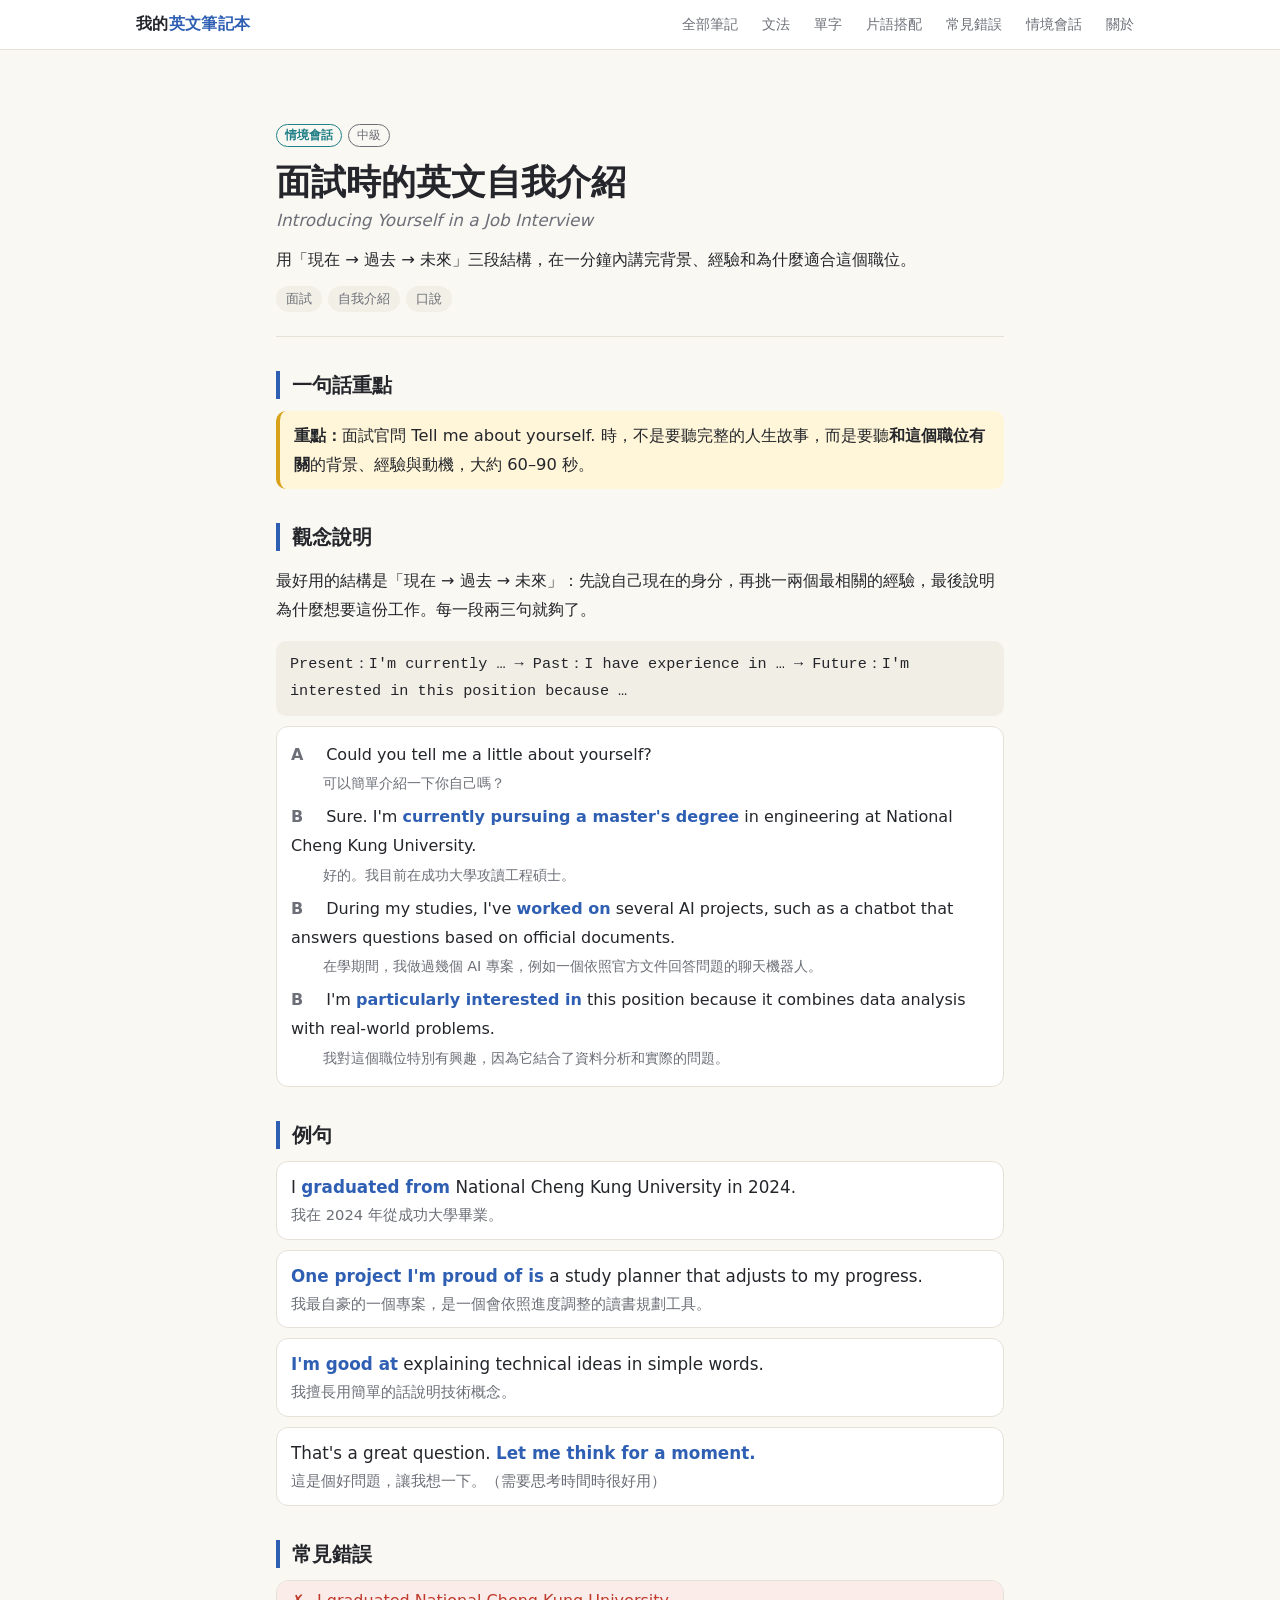
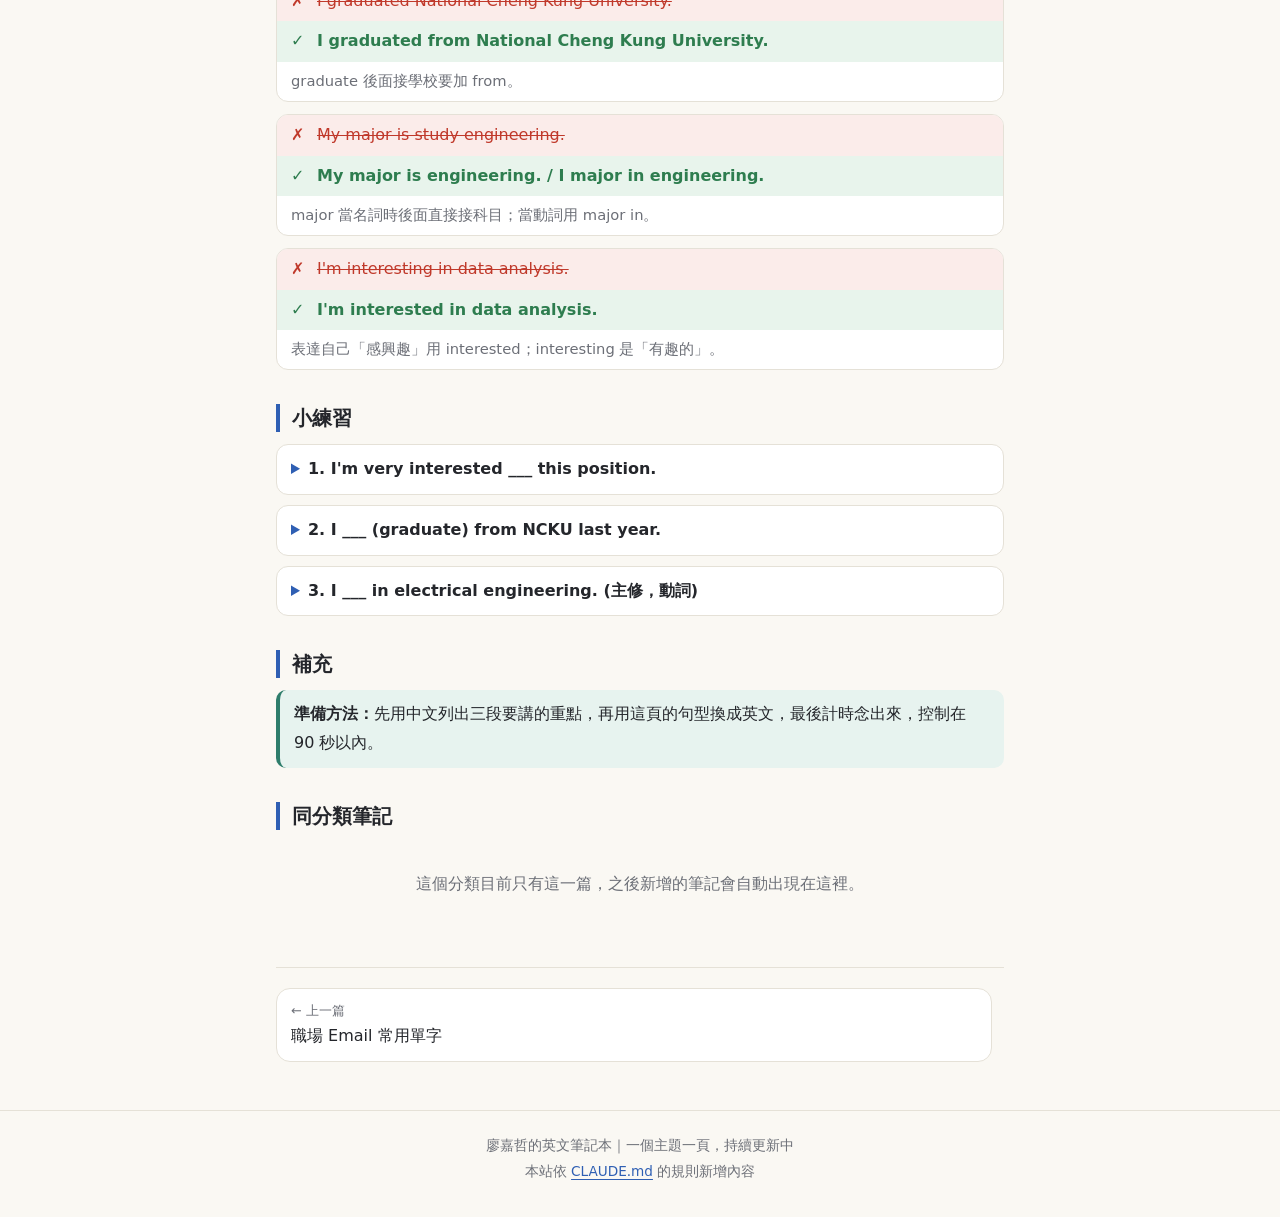
<file: notes/talk-interview-intro.html>
<!doctype html>
<html lang="zh-Hant">
<head>
  <meta charset="utf-8">
  <meta name="viewport" content="width=device-width, initial-scale=1">
  <title>面試時的英文自我介紹｜英文筆記本</title>
  <meta name="description" content="用「現在 → 過去 → 未來」三段結構，在一分鐘內講完背景、經驗和為什麼適合這個職位。">
  <link rel="stylesheet" href="../assets/style.css">
</head>
<body data-note="talk-interview-intro" data-root="../">
  <header id="site-header"></header>

  <main>
    <section class="note-hero">
      <span id="note-badges"></span>
      <h1>面試時的英文自我介紹</h1>
      <p class="en-title" lang="en">Introducing Yourself in a Job Interview</p>
      <p class="summary">用「現在 → 過去 → 未來」三段結構，在一分鐘內講完背景、經驗和為什麼適合這個職位。</p>
      <ul class="tags"><li>面試</li><li>自我介紹</li><li>口說</li></ul>
    </section>

    <section id="point">
      <h2>一句話重點</h2>
      <div class="callout key"><strong>重點：</strong>面試官問 <span lang="en">Tell me about yourself.</span> 時，不是要聽完整的人生故事，而是要聽<strong>和這個職位有關</strong>的背景、經驗與動機，大約 60–90 秒。</div>
    </section>

    <section id="explain">
      <h2>觀念說明</h2>
      <p>最好用的結構是「現在 → 過去 → 未來」：先說自己現在的身分，再挑一兩個最相關的經驗，最後說明為什麼想要這份工作。每一段兩三句就夠了。</p>
      <p class="pattern" lang="en">Present：I'm currently … → Past：I have experience in … → Future：I'm interested in this position because …</p>
      <div class="dialog">
        <p lang="en"><span class="who">A</span>Could you tell me a little about yourself?</p>
        <p class="zh">可以簡單介紹一下你自己嗎？</p>
        <p lang="en"><span class="who">B</span>Sure. I'm <b>currently pursuing a master's degree</b> in engineering at National Cheng Kung University.</p>
        <p class="zh">好的。我目前在成功大學攻讀工程碩士。</p>
        <p lang="en"><span class="who">B</span>During my studies, I've <b>worked on</b> several AI projects, such as a chatbot that answers questions based on official documents.</p>
        <p class="zh">在學期間，我做過幾個 AI 專案，例如一個依照官方文件回答問題的聊天機器人。</p>
        <p lang="en"><span class="who">B</span>I'm <b>particularly interested in</b> this position because it combines data analysis with real-world problems.</p>
        <p class="zh">我對這個職位特別有興趣，因為它結合了資料分析和實際的問題。</p>
      </div>
    </section>

    <section id="examples">
      <h2>例句</h2>
      <div class="example">
        <p class="en" lang="en">I <b>graduated from</b> National Cheng Kung University in 2024.</p>
        <p class="zh">我在 2024 年從成功大學畢業。</p>
      </div>
      <div class="example">
        <p class="en" lang="en"><b>One project I'm proud of is</b> a study planner that adjusts to my progress.</p>
        <p class="zh">我最自豪的一個專案，是一個會依照進度調整的讀書規劃工具。</p>
      </div>
      <div class="example">
        <p class="en" lang="en"><b>I'm good at</b> explaining technical ideas in simple words.</p>
        <p class="zh">我擅長用簡單的話說明技術概念。</p>
      </div>
      <div class="example">
        <p class="en" lang="en">That's a great question. <b>Let me think for a moment.</b></p>
        <p class="zh">這是個好問題，讓我想一下。（需要思考時間時很好用）</p>
      </div>
    </section>

    <section id="mistakes">
      <h2>常見錯誤</h2>
      <div class="mistake">
        <p class="wrong" lang="en">I graduated National Cheng Kung University.</p>
        <p class="right" lang="en">I graduated from National Cheng Kung University.</p>
        <p class="why">graduate 後面接學校要加 from。</p>
      </div>
      <div class="mistake">
        <p class="wrong" lang="en">My major is study engineering.</p>
        <p class="right" lang="en">My major is engineering. / I major in engineering.</p>
        <p class="why">major 當名詞時後面直接接科目；當動詞用 major in。</p>
      </div>
      <div class="mistake">
        <p class="wrong" lang="en">I'm interesting in data analysis.</p>
        <p class="right" lang="en">I'm interested in data analysis.</p>
        <p class="why">表達自己「感興趣」用 interested；interesting 是「有趣的」。</p>
      </div>
    </section>

    <section id="practice">
      <h2>小練習</h2>
      <details class="quiz">
        <summary lang="en">1. I'm very interested ___ this position.</summary>
        <p class="answer"><b lang="en">in</b>：be interested in 是固定搭配。</p>
      </details>
      <details class="quiz">
        <summary lang="en">2. I ___ (graduate) from NCKU last year.</summary>
        <p class="answer"><b lang="en">graduated</b>：last year 是明確的過去時間，用過去式。</p>
      </details>
      <details class="quiz">
        <summary lang="en">3. I ___ in electrical engineering. (主修，動詞)</summary>
        <p class="answer"><b lang="en">major</b>：major in + 科目。</p>
      </details>
    </section>

    <section id="extra">
      <h2>補充</h2>
      <div class="callout tip"><strong>準備方法：</strong>先用中文列出三段要講的重點，再用這頁的句型換成英文，最後計時念出來，控制在 90 秒以內。</div>
    </section>

    <section id="related"></section>
    <nav id="pager" aria-label="上一篇與下一篇"></nav>
  </main>

  <footer id="site-footer"></footer>
  <script src="../data/notes.js"></script>
  <script src="../assets/site.js"></script>
</body>
</html>
</file>
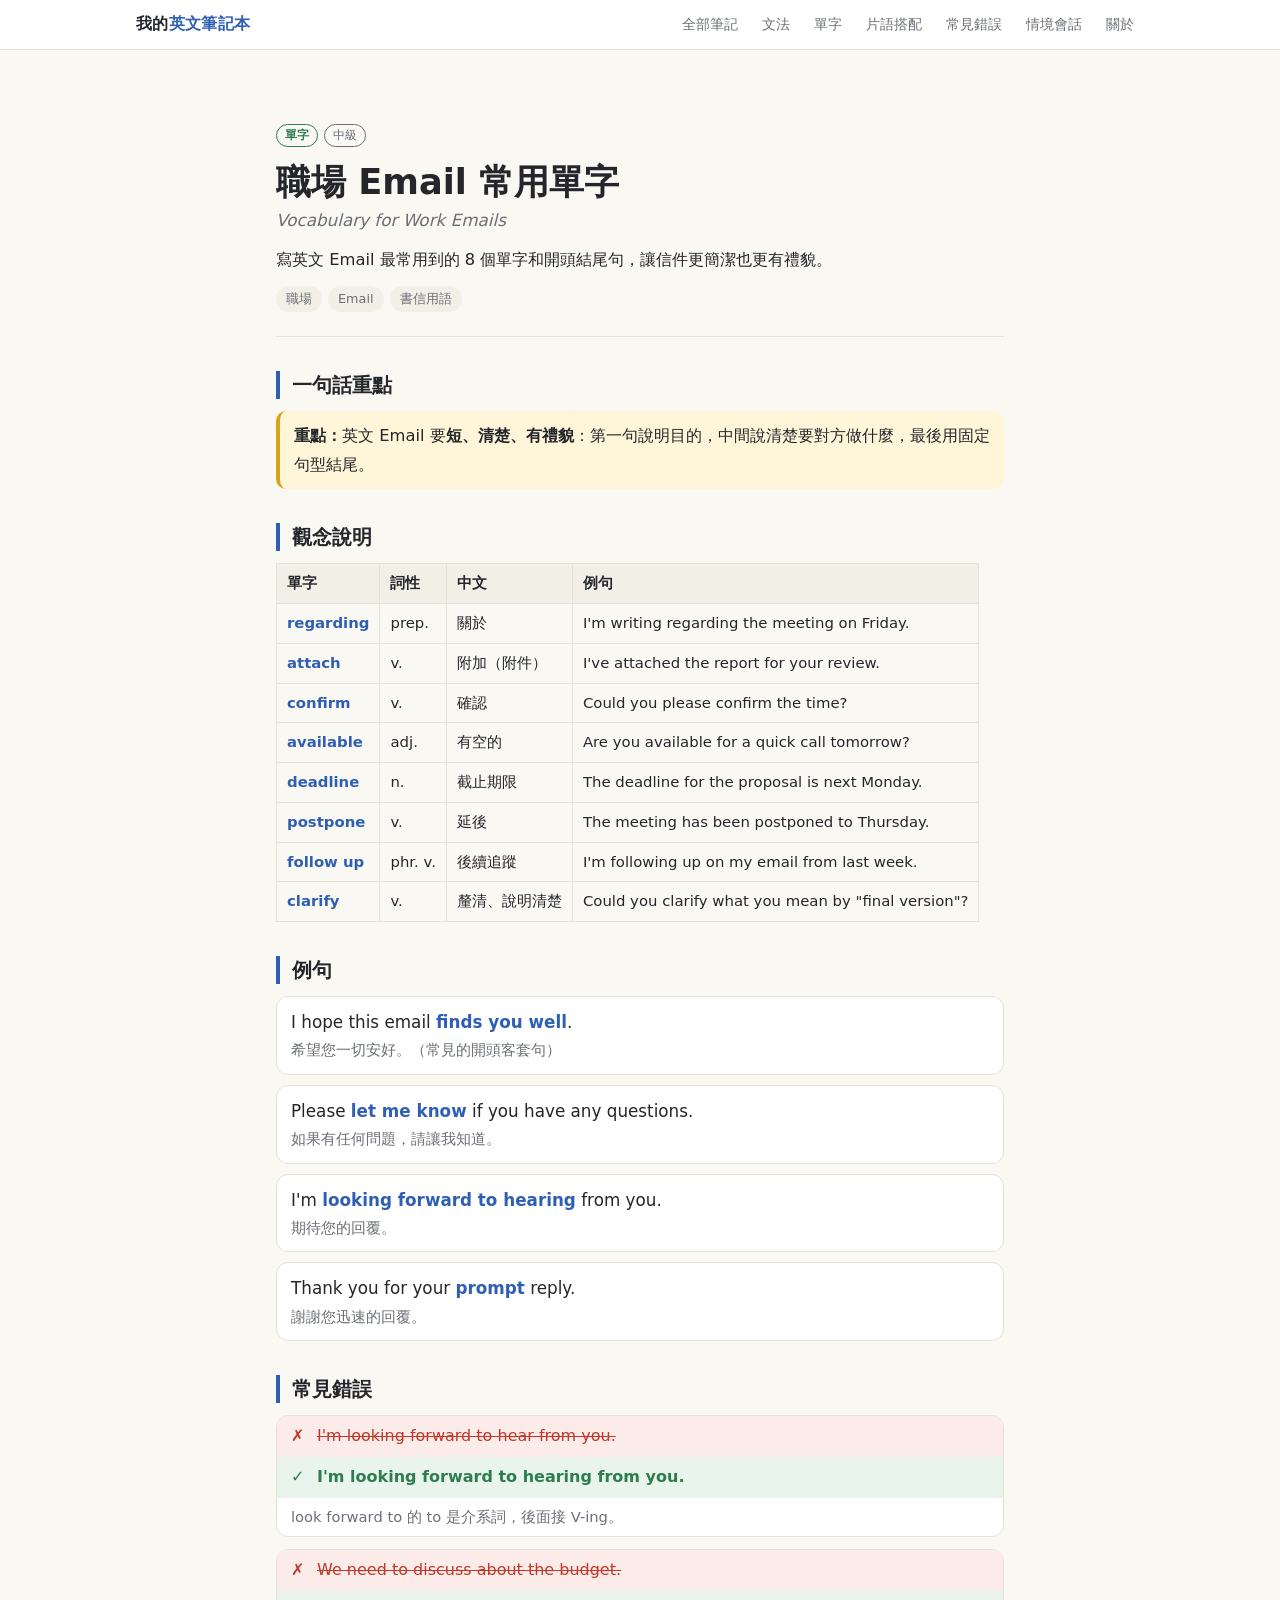
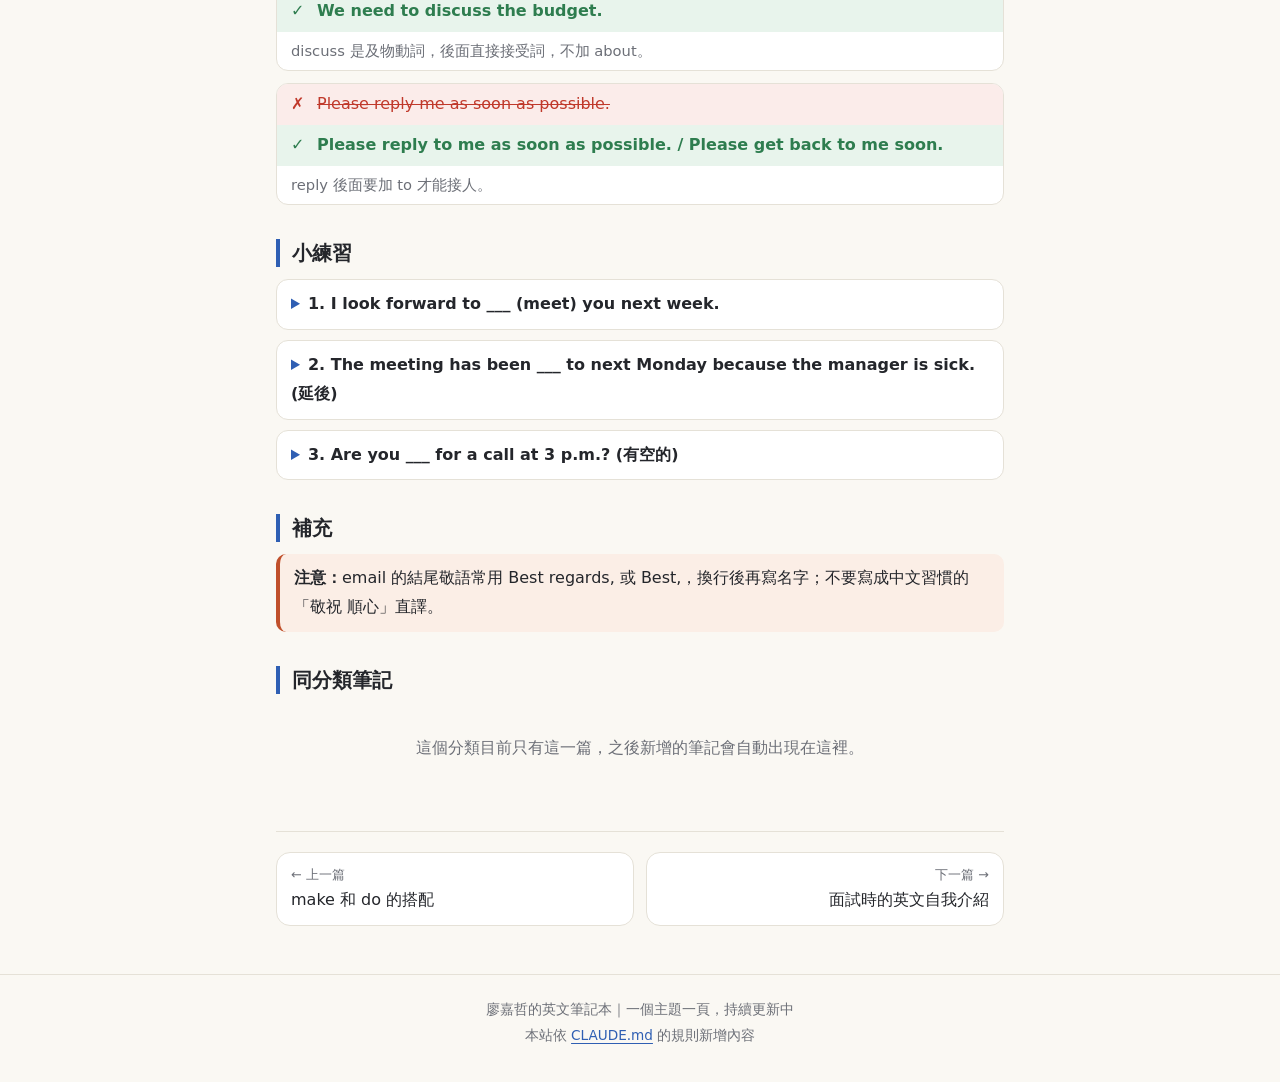
<file: notes/vocab-email.html>
<!doctype html>
<html lang="zh-Hant">
<head>
  <meta charset="utf-8">
  <meta name="viewport" content="width=device-width, initial-scale=1">
  <title>職場 Email 常用單字｜英文筆記本</title>
  <meta name="description" content="寫英文 Email 最常用到的 8 個單字和開頭結尾句，讓信件更簡潔也更有禮貌。">
  <link rel="stylesheet" href="../assets/style.css">
</head>
<body data-note="vocab-email" data-root="../">
  <header id="site-header"></header>

  <main>
    <section class="note-hero">
      <span id="note-badges"></span>
      <h1>職場 Email 常用單字</h1>
      <p class="en-title" lang="en">Vocabulary for Work Emails</p>
      <p class="summary">寫英文 Email 最常用到的 8 個單字和開頭結尾句，讓信件更簡潔也更有禮貌。</p>
      <ul class="tags"><li>職場</li><li>Email</li><li>書信用語</li></ul>
    </section>

    <section id="point">
      <h2>一句話重點</h2>
      <div class="callout key"><strong>重點：</strong>英文 Email 要<strong>短、清楚、有禮貌</strong>：第一句說明目的，中間說清楚要對方做什麼，最後用固定句型結尾。</div>
    </section>

    <section id="explain">
      <h2>觀念說明</h2>
      <table class="vocab-table">
        <thead><tr><th>單字</th><th>詞性</th><th>中文</th><th>例句</th></tr></thead>
        <tbody>
          <tr><td lang="en"><b>regarding</b></td><td>prep.</td><td>關於</td><td lang="en">I'm writing regarding the meeting on Friday.</td></tr>
          <tr><td lang="en"><b>attach</b></td><td>v.</td><td>附加（附件）</td><td lang="en">I've attached the report for your review.</td></tr>
          <tr><td lang="en"><b>confirm</b></td><td>v.</td><td>確認</td><td lang="en">Could you please confirm the time?</td></tr>
          <tr><td lang="en"><b>available</b></td><td>adj.</td><td>有空的</td><td lang="en">Are you available for a quick call tomorrow?</td></tr>
          <tr><td lang="en"><b>deadline</b></td><td>n.</td><td>截止期限</td><td lang="en">The deadline for the proposal is next Monday.</td></tr>
          <tr><td lang="en"><b>postpone</b></td><td>v.</td><td>延後</td><td lang="en">The meeting has been postponed to Thursday.</td></tr>
          <tr><td lang="en"><b>follow up</b></td><td>phr. v.</td><td>後續追蹤</td><td lang="en">I'm following up on my email from last week.</td></tr>
          <tr><td lang="en"><b>clarify</b></td><td>v.</td><td>釐清、說明清楚</td><td lang="en">Could you clarify what you mean by "final version"?</td></tr>
        </tbody>
      </table>
    </section>

    <section id="examples">
      <h2>例句</h2>
      <div class="example">
        <p class="en" lang="en">I hope this email <b>finds you well</b>.</p>
        <p class="zh">希望您一切安好。（常見的開頭客套句）</p>
      </div>
      <div class="example">
        <p class="en" lang="en">Please <b>let me know</b> if you have any questions.</p>
        <p class="zh">如果有任何問題，請讓我知道。</p>
      </div>
      <div class="example">
        <p class="en" lang="en">I'm <b>looking forward to hearing</b> from you.</p>
        <p class="zh">期待您的回覆。</p>
      </div>
      <div class="example">
        <p class="en" lang="en">Thank you for your <b>prompt</b> reply.</p>
        <p class="zh">謝謝您迅速的回覆。</p>
      </div>
    </section>

    <section id="mistakes">
      <h2>常見錯誤</h2>
      <div class="mistake">
        <p class="wrong" lang="en">I'm looking forward to hear from you.</p>
        <p class="right" lang="en">I'm looking forward to hearing from you.</p>
        <p class="why">look forward to 的 to 是介系詞，後面接 V-ing。</p>
      </div>
      <div class="mistake">
        <p class="wrong" lang="en">We need to discuss about the budget.</p>
        <p class="right" lang="en">We need to discuss the budget.</p>
        <p class="why">discuss 是及物動詞，後面直接接受詞，不加 about。</p>
      </div>
      <div class="mistake">
        <p class="wrong" lang="en">Please reply me as soon as possible.</p>
        <p class="right" lang="en">Please reply to me as soon as possible. / Please get back to me soon.</p>
        <p class="why">reply 後面要加 to 才能接人。</p>
      </div>
    </section>

    <section id="practice">
      <h2>小練習</h2>
      <details class="quiz">
        <summary lang="en">1. I look forward to ___ (meet) you next week.</summary>
        <p class="answer"><b lang="en">meeting</b>：look forward to + V-ing。</p>
      </details>
      <details class="quiz">
        <summary lang="en">2. The meeting has been ___ to next Monday because the manager is sick. (延後)</summary>
        <p class="answer"><b lang="en">postponed</b>：postpone 延後，這裡是被動語態 has been + p.p.。</p>
      </details>
      <details class="quiz">
        <summary lang="en">3. Are you ___ for a call at 3 p.m.? (有空的)</summary>
        <p class="answer"><b lang="en">available</b>：available 形容人有空，或東西可以取得。</p>
      </details>
    </section>

    <section id="extra">
      <h2>補充</h2>
      <div class="callout warn"><strong>注意：</strong>email 的結尾敬語常用 <span lang="en">Best regards,</span> 或 <span lang="en">Best,</span>，換行後再寫名字；不要寫成中文習慣的「敬祝 順心」直譯。</div>
    </section>

    <section id="related"></section>
    <nav id="pager" aria-label="上一篇與下一篇"></nav>
  </main>

  <footer id="site-footer"></footer>
  <script src="../data/notes.js"></script>
  <script src="../assets/site.js"></script>
</body>
</html>
</file>
<file: assets/style.css>
/* =========================================================
   英文筆記本 — 全站唯一樣式表
   規則：顏色只能用下面的變數；新增元件請同步更新 CLAUDE.md 第 6 節
   ========================================================= */

:root {
  --bg: #faf8f3;
  --surface: #ffffff;
  --surface-2: #f2efe7;
  --text: #24262b;
  --muted: #6c6f77;
  --line: #e5e1d7;
  --accent: #2f5fb3;
  --accent-soft: #e6edf9;
  --code-bg: #f1eee6;

  /* 分類顏色（對應 data/notes.js 的 category） */
  --cat-grammar: #2f5fb3;
  --cat-vocab: #2e7d4f;
  --cat-phrase: #7a4fb0;
  --cat-mistake: #c0502b;
  --cat-talk: #1f7f86;

  --right: #2e7d4f;
  --right-bg: #e8f4ec;
  --wrong: #c0392b;
  --wrong-bg: #fbecea;
  --key-bg: #fff6d9;
  --key-line: #d9a21b;
  --tip-bg: #e7f3ef;
  --tip-line: #2e7d6b;
  --warn-bg: #fbeee6;
  --warn-line: #c0502b;

  --radius: 14px;
  --shadow: 0 1px 2px rgba(0,0,0,.04), 0 8px 24px -16px rgba(0,0,0,.25);
  --content: 760px;
}

@media (prefers-color-scheme: dark) {
  :root:not([data-theme="light"]) {
    --bg: #17181c;
    --surface: #1f2126;
    --surface-2: #282a30;
    --text: #e6e7ea;
    --muted: #9ea2ab;
    --line: #34373e;
    --accent: #86a8ec;
    --accent-soft: #24304a;
    --code-bg: #25272d;
    --cat-grammar: #86a8ec;
    --cat-vocab: #74c69a;
    --cat-phrase: #bc9be8;
    --cat-mistake: #ee9774;
    --cat-talk: #6cc6cc;
    --right: #74c69a;
    --right-bg: #1c2e24;
    --wrong: #f08f84;
    --wrong-bg: #36211f;
    --key-bg: #332d18;
    --key-line: #e3b641;
    --tip-bg: #1d2e2a;
    --tip-line: #6cc4ad;
    --warn-bg: #33241c;
    --warn-line: #ee9774;
    --shadow: 0 1px 2px rgba(0,0,0,.3), 0 8px 24px -16px rgba(0,0,0,.6);
  }
}

* { box-sizing: border-box; }
html { -webkit-text-size-adjust: 100%; }
body {
  margin: 0;
  background: var(--bg);
  color: var(--text);
  font-family: "Noto Sans TC", "PingFang TC", "Microsoft JhengHei", system-ui, sans-serif;
  line-height: 1.8;
  font-size: 16px;
  overflow-x: hidden;
}
a { color: var(--accent); text-underline-offset: 3px; }
main { max-width: var(--content); margin: 0 auto; padding: 0 16px 48px; }

/* ---------- 頁首 ---------- */
.site-header { border-bottom: 1px solid var(--line); background: var(--surface); position: sticky; top: 0; z-index: 10; }
.site-header .bar {
  max-width: 1040px; margin: 0 auto; padding: 10px 16px;
  display: flex; align-items: center; gap: 12px 16px; flex-wrap: wrap;
}
.brand { font-weight: 800; color: var(--text); text-decoration: none; letter-spacing: .02em; }
.brand span { color: var(--accent); }
.main-nav { display: flex; gap: 4px; flex-wrap: wrap; margin-left: auto; }
.main-nav a { font-size: .88rem; text-decoration: none; color: var(--muted); padding: 2px 10px; border-radius: 999px; }
.main-nav a:hover { background: var(--surface-2); color: var(--text); }
.main-nav a[aria-current="page"] { background: var(--accent-soft); color: var(--accent); font-weight: 700; }

/* ---------- 首頁 ---------- */
.home-hero { padding: 44px 0 8px; }
.home-hero h1 { font-size: clamp(1.9rem, 5.5vw, 2.7rem); line-height: 1.25; margin: 0 0 6px; }
.home-hero .en-title { margin: 0 0 12px; }
.home-hero p { color: var(--muted); margin: 0 0 8px; }
.stats { display: flex; flex-wrap: wrap; gap: 8px; margin: 16px 0 0; padding: 0; list-style: none; }
.stats li { background: var(--surface); border: 1px solid var(--line); border-radius: 10px; padding: 6px 12px; font-size: .88rem; color: var(--muted); }
.stats b { color: var(--text); font-size: 1.05rem; margin-right: 4px; }

.toolbar { margin: 28px 0 12px; display: flex; flex-direction: column; gap: 10px; }
.search {
  width: 100%; font: inherit; padding: 10px 14px; border-radius: 12px;
  border: 1px solid var(--line); background: var(--surface); color: var(--text);
}
.search:focus { outline: 2px solid var(--accent); outline-offset: 1px; }
.filters { display: flex; flex-wrap: wrap; gap: 6px; }
.filter {
  font: inherit; font-size: .85rem; cursor: pointer;
  border: 1px solid var(--line); background: var(--surface); color: var(--muted);
  padding: 3px 12px; border-radius: 999px;
}
.filter[aria-pressed="true"] { background: var(--accent); border-color: var(--accent); color: var(--surface); font-weight: 700; }
.result-count { font-size: .85rem; color: var(--muted); margin: 0; }

.card-grid { display: grid; gap: 14px; grid-template-columns: repeat(auto-fill, minmax(220px, 1fr)); margin: 12px 0 24px; }
.note-card {
  display: flex; flex-direction: column; gap: 4px;
  background: var(--surface); border: 1px solid var(--line); border-top: 4px solid var(--cat-color, var(--accent));
  border-radius: var(--radius); padding: 14px 16px; box-shadow: var(--shadow);
  text-decoration: none; color: var(--text); transition: transform .15s ease, border-color .15s ease;
}
.note-card:hover { transform: translateY(-2px); }
.note-card h2 { font-size: 1.05rem; margin: 4px 0 0; line-height: 1.4; }
.note-card .en { font-size: .82rem; color: var(--muted); margin: 0; }
.note-card p.sum { font-size: .9rem; color: var(--muted); margin: 4px 0 0; line-height: 1.6; }
.empty { color: var(--muted); text-align: center; padding: 24px 0; }

/* 分類 / 難度徽章 */
.badges { display: inline-flex; gap: 6px; align-items: center; flex-wrap: wrap; }
.cat, .level { font-size: .75rem; font-weight: 700; padding: 0 8px; border-radius: 999px; border: 1px solid currentColor; line-height: 1.7; }
.level { color: var(--muted); font-weight: 500; }
.cat-grammar { color: var(--cat-grammar); --cat-color: var(--cat-grammar); }
.cat-vocab { color: var(--cat-vocab); --cat-color: var(--cat-vocab); }
.cat-phrase { color: var(--cat-phrase); --cat-color: var(--cat-phrase); }
.cat-mistake { color: var(--cat-mistake); --cat-color: var(--cat-mistake); }
.cat-talk { color: var(--cat-talk); --cat-color: var(--cat-talk); }
.note-card.cat-grammar, .note-card.cat-vocab, .note-card.cat-phrase, .note-card.cat-mistake, .note-card.cat-talk { color: var(--text); }

/* ---------- 筆記頁 ---------- */
.note-hero { padding: 36px 0 10px; border-bottom: 1px solid var(--line); }
.note-hero h1 { font-size: clamp(1.6rem, 4.8vw, 2.2rem); line-height: 1.3; margin: 10px 0 0; }
.en-title { color: var(--muted); font-size: 1.05rem; margin: 0 0 10px; font-style: italic; }
.note-hero .summary { margin: 0 0 12px; font-size: 1.02rem; }
.tags { list-style: none; padding: 0; margin: 0 0 14px; display: flex; flex-wrap: wrap; gap: 6px; }
.tags li { font-size: .8rem; background: var(--surface-2); color: var(--muted); padding: 1px 10px; border-radius: 999px; }

main section { margin-top: 34px; }
main section > h2 { font-size: 1.25rem; margin: 0 0 12px; padding-left: 12px; border-left: 4px solid var(--accent); line-height: 1.4; }

.callout { border-radius: 10px; padding: 10px 14px; margin: 12px 0; }
.callout.key { background: var(--key-bg); border-left: 4px solid var(--key-line); font-size: 1.02rem; }
.callout.tip { background: var(--tip-bg); border-left: 4px solid var(--tip-line); }
.callout.warn { background: var(--warn-bg); border-left: 4px solid var(--warn-line); }

.pattern {
  font-family: ui-monospace, "Cascadia Code", Consolas, monospace; font-size: .95rem;
  background: var(--code-bg); border-radius: 10px; padding: 10px 14px; margin: 10px 0;
  overflow-x: auto;
}

.example { background: var(--surface); border: 1px solid var(--line); border-radius: 12px; padding: 10px 14px; margin-bottom: 10px; }
.example p { margin: 0; }
.example .en { font-size: 1.05rem; }
.example .en b, .vocab-table b, .dialog b { color: var(--accent); }
.example .zh { color: var(--muted); font-size: .92rem; }

.mistake { border: 1px solid var(--line); border-radius: 12px; overflow: hidden; margin-bottom: 12px; background: var(--surface); }
.mistake p { margin: 0; padding: 6px 14px 6px 40px; position: relative; }
.mistake .wrong { background: var(--wrong-bg); color: var(--wrong); text-decoration: line-through; text-decoration-thickness: 1px; }
.mistake .right { background: var(--right-bg); color: var(--right); font-weight: 600; }
.mistake .wrong::before, .mistake .right::before { position: absolute; left: 14px; font-weight: 800; text-decoration: none; display: inline-block; }
.mistake .wrong::before { content: "✗"; }
.mistake .right::before { content: "✓"; }
.mistake .why { font-size: .92rem; color: var(--muted); padding-left: 14px; }

.vocab-table, .simple-table { border-collapse: collapse; width: 100%; font-size: .93rem; display: block; overflow-x: auto; margin: 8px 0; }
.vocab-table th, .vocab-table td, .simple-table th, .simple-table td { border: 1px solid var(--line); padding: 6px 10px; text-align: left; vertical-align: top; }
.vocab-table th, .simple-table th { background: var(--surface-2); white-space: nowrap; }
.vocab-table td:first-child { white-space: nowrap; }

.dialog { background: var(--surface); border: 1px solid var(--line); border-radius: 12px; padding: 8px 14px; margin-bottom: 10px; }
.dialog p { margin: 6px 0; }
.dialog .who { display: inline-block; min-width: 2.2em; font-weight: 800; color: var(--muted); }
.dialog .zh { color: var(--muted); font-size: .9rem; margin-top: -4px; padding-left: 2.2em; }

.quiz { background: var(--surface); border: 1px solid var(--line); border-radius: 12px; padding: 10px 14px; margin-bottom: 10px; }
.quiz summary { cursor: pointer; font-weight: 600; }
.quiz summary::marker { color: var(--accent); }
.quiz .answer { margin: 8px 0 2px; padding-top: 8px; border-top: 1px dashed var(--line); }
.quiz .answer b { color: var(--right); }

.related-list { list-style: none; padding: 0; margin: 0; display: grid; gap: 8px; }
.related-list a { display: block; text-decoration: none; color: var(--text); background: var(--surface); border: 1px solid var(--line); border-radius: 10px; padding: 8px 12px; }
.related-list a:hover { border-color: var(--accent); }
.related-list small { color: var(--muted); margin-left: 6px; }

code { font-family: ui-monospace, "Cascadia Code", Consolas, monospace; font-size: .9em; background: var(--code-bg); padding: 1px 5px; border-radius: 4px; }
pre { background: var(--code-bg); border-radius: 10px; padding: 12px 14px; overflow-x: auto; font-size: .85rem; line-height: 1.6; }
pre code { background: none; padding: 0; }

/* ---------- 上一篇 / 下一篇 ---------- */
.pager { display: flex; justify-content: space-between; gap: 12px; margin-top: 44px; padding-top: 20px; border-top: 1px solid var(--line); }
.pager a { flex: 1; text-decoration: none; color: var(--text); border: 1px solid var(--line); border-radius: var(--radius); padding: 10px 14px; background: var(--surface); }
.pager a:hover { border-color: var(--accent); }
.pager small { display: block; color: var(--muted); font-size: .8rem; }
.pager .next { text-align: right; }

/* ---------- 頁尾 ---------- */
.site-footer { border-top: 1px solid var(--line); color: var(--muted); font-size: .85rem; text-align: center; padding: 20px 16px 32px; }
.site-footer p { margin: 2px 0; }

@media (max-width: 600px) {
  .site-header { position: static; }
  .main-nav { margin-left: 0; }
  .pager { flex-direction: column; }
  .pager .next { text-align: left; }
}
</file>
